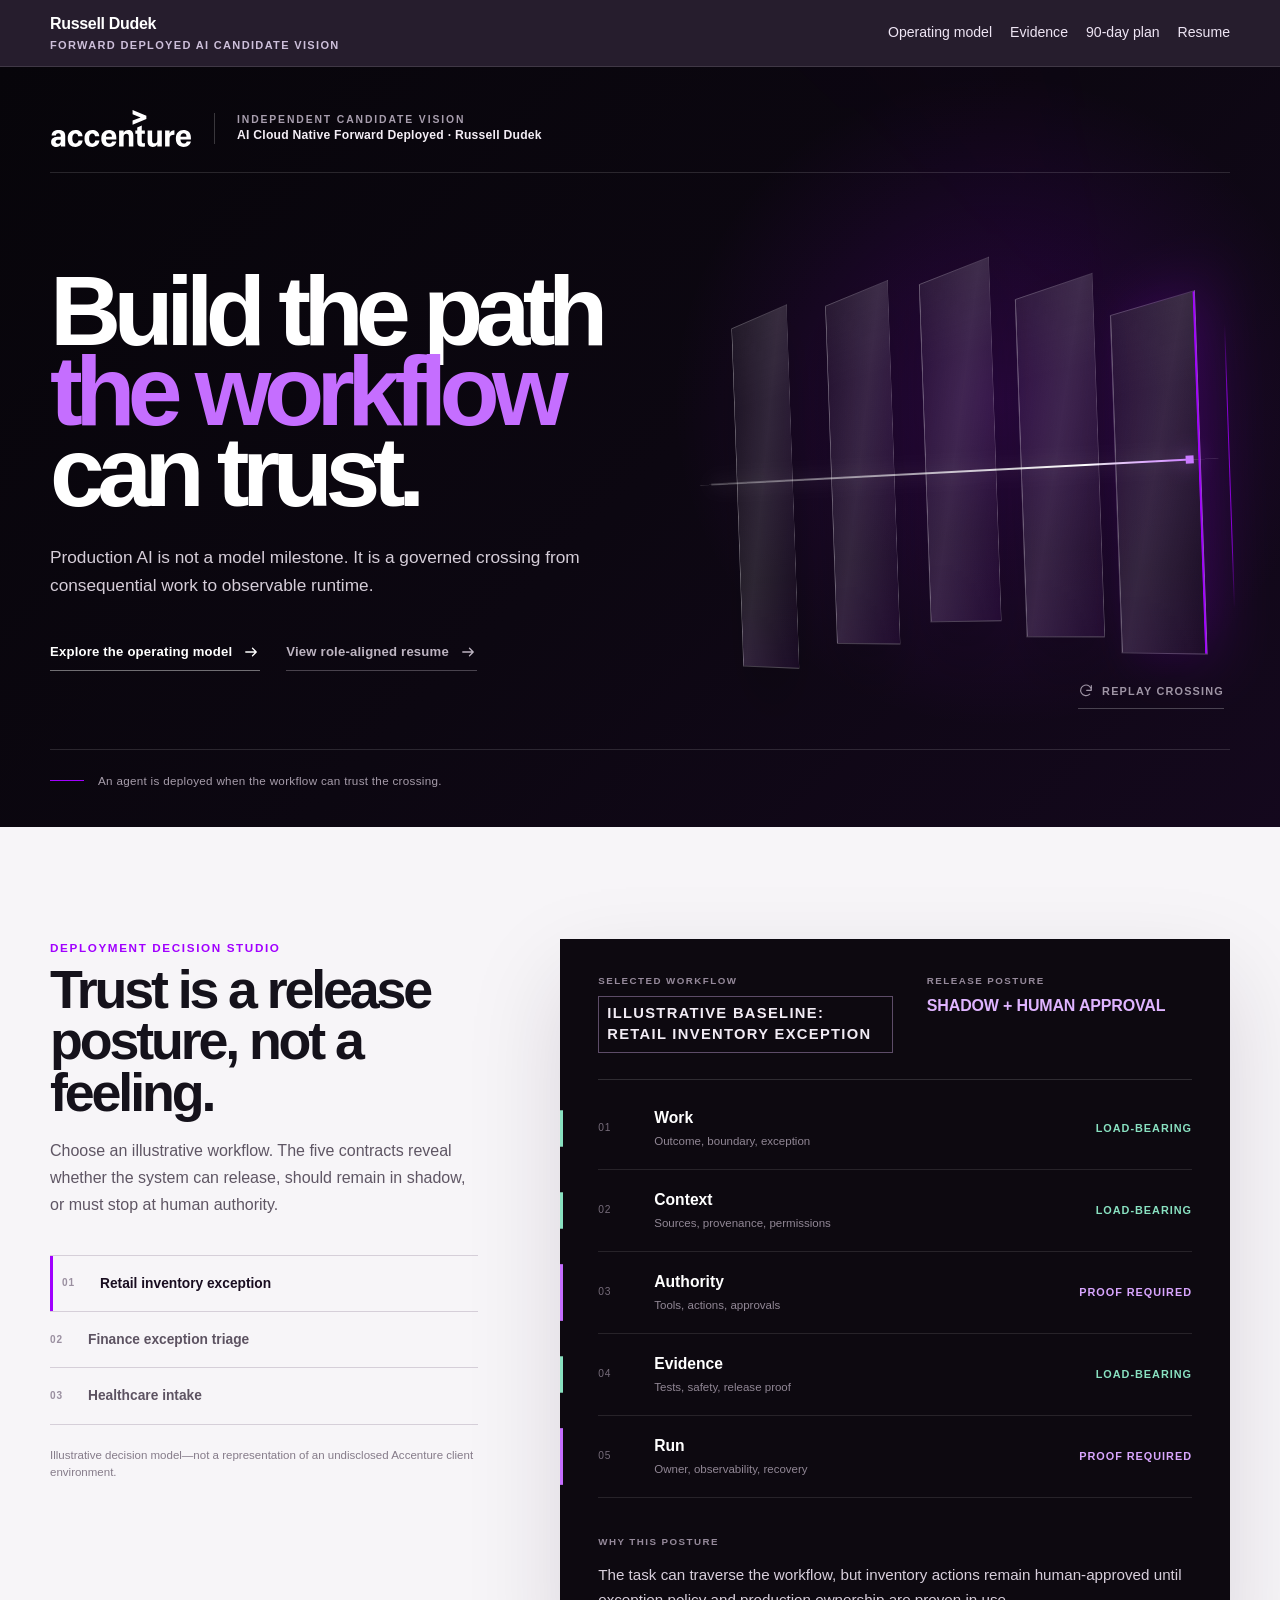
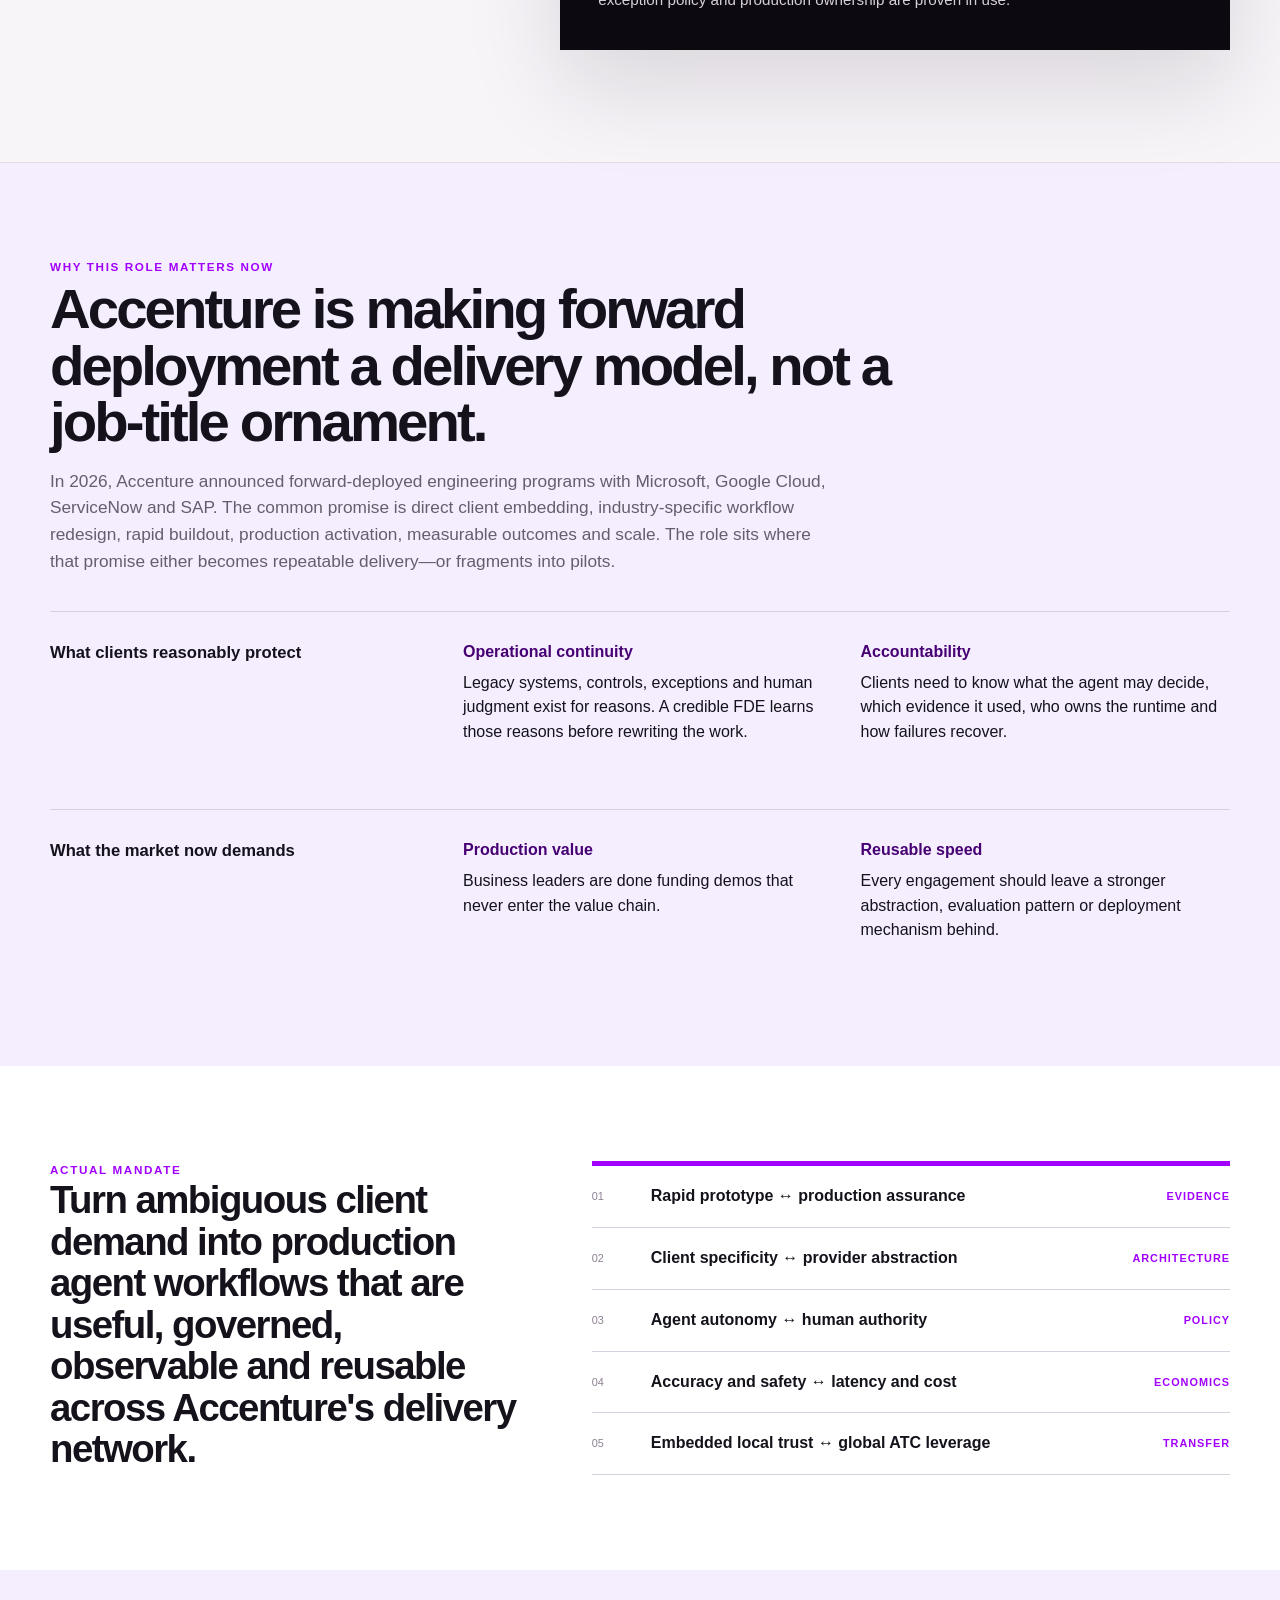
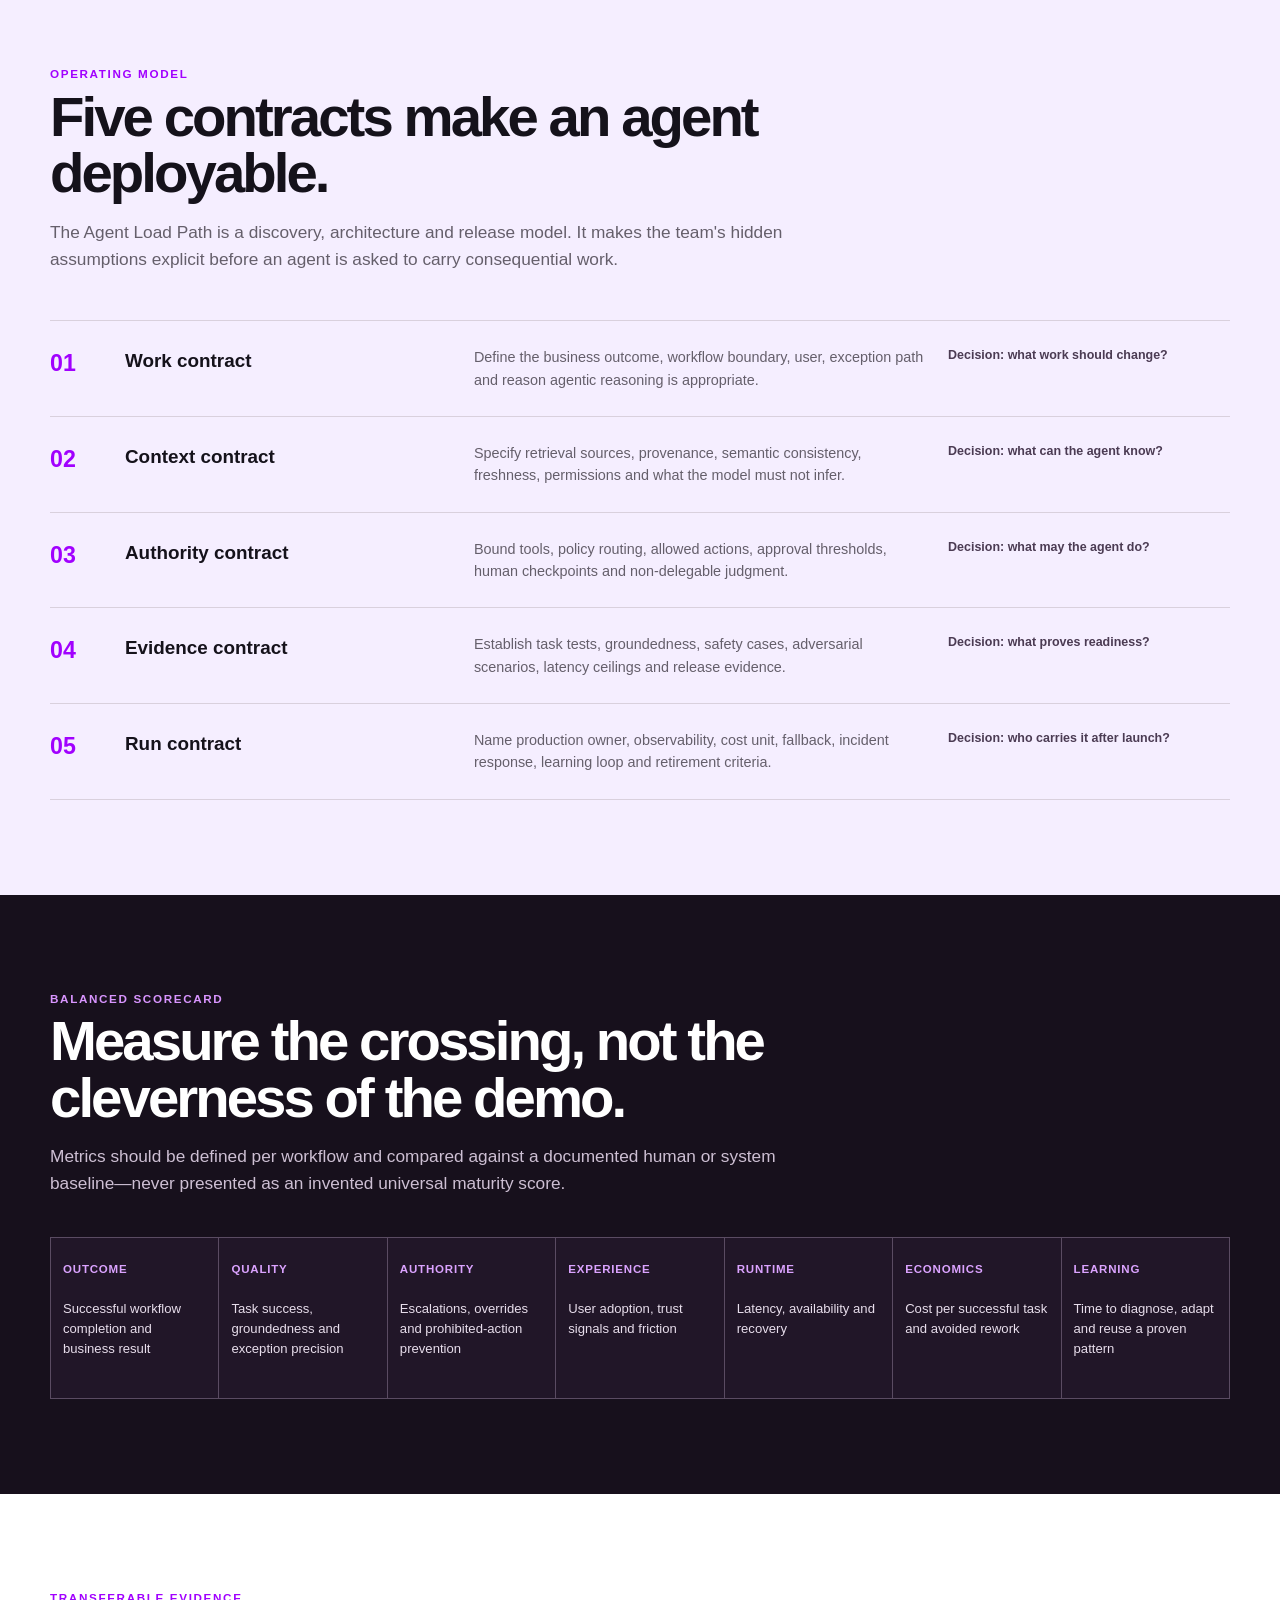
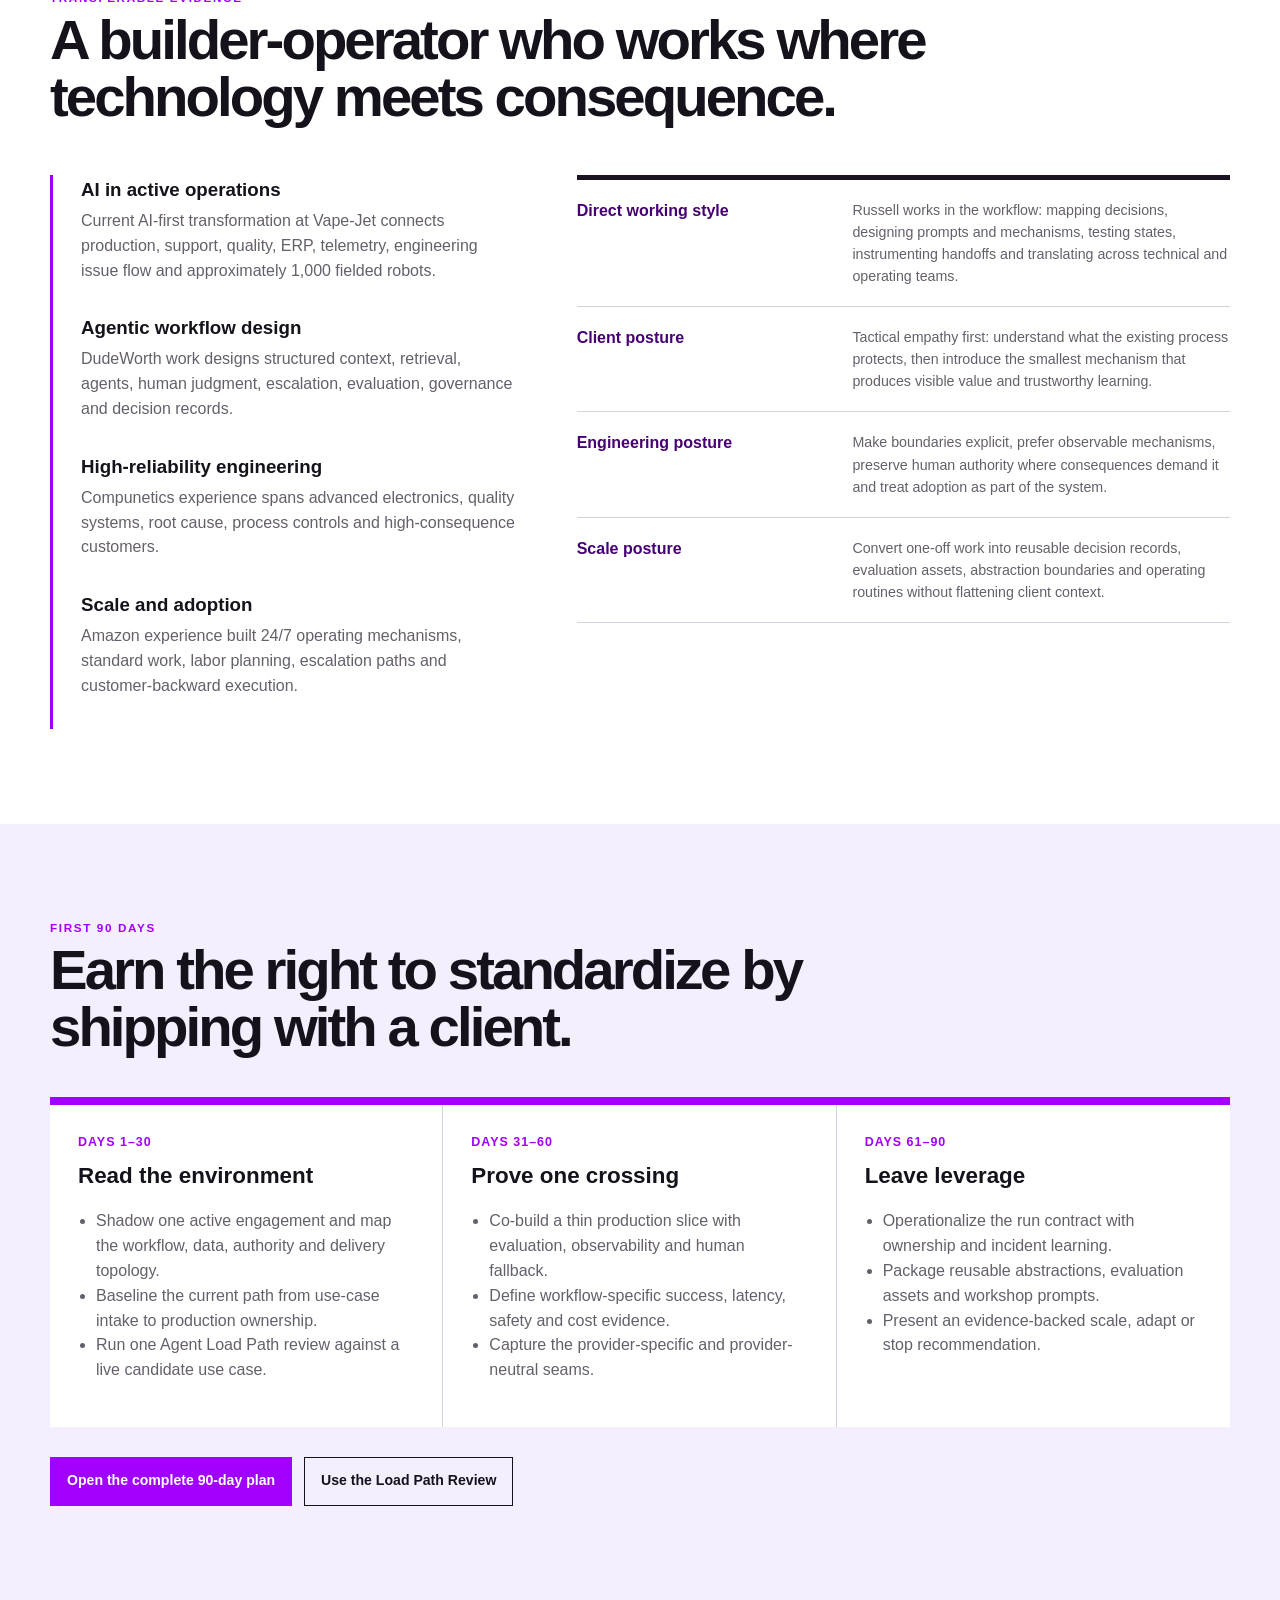
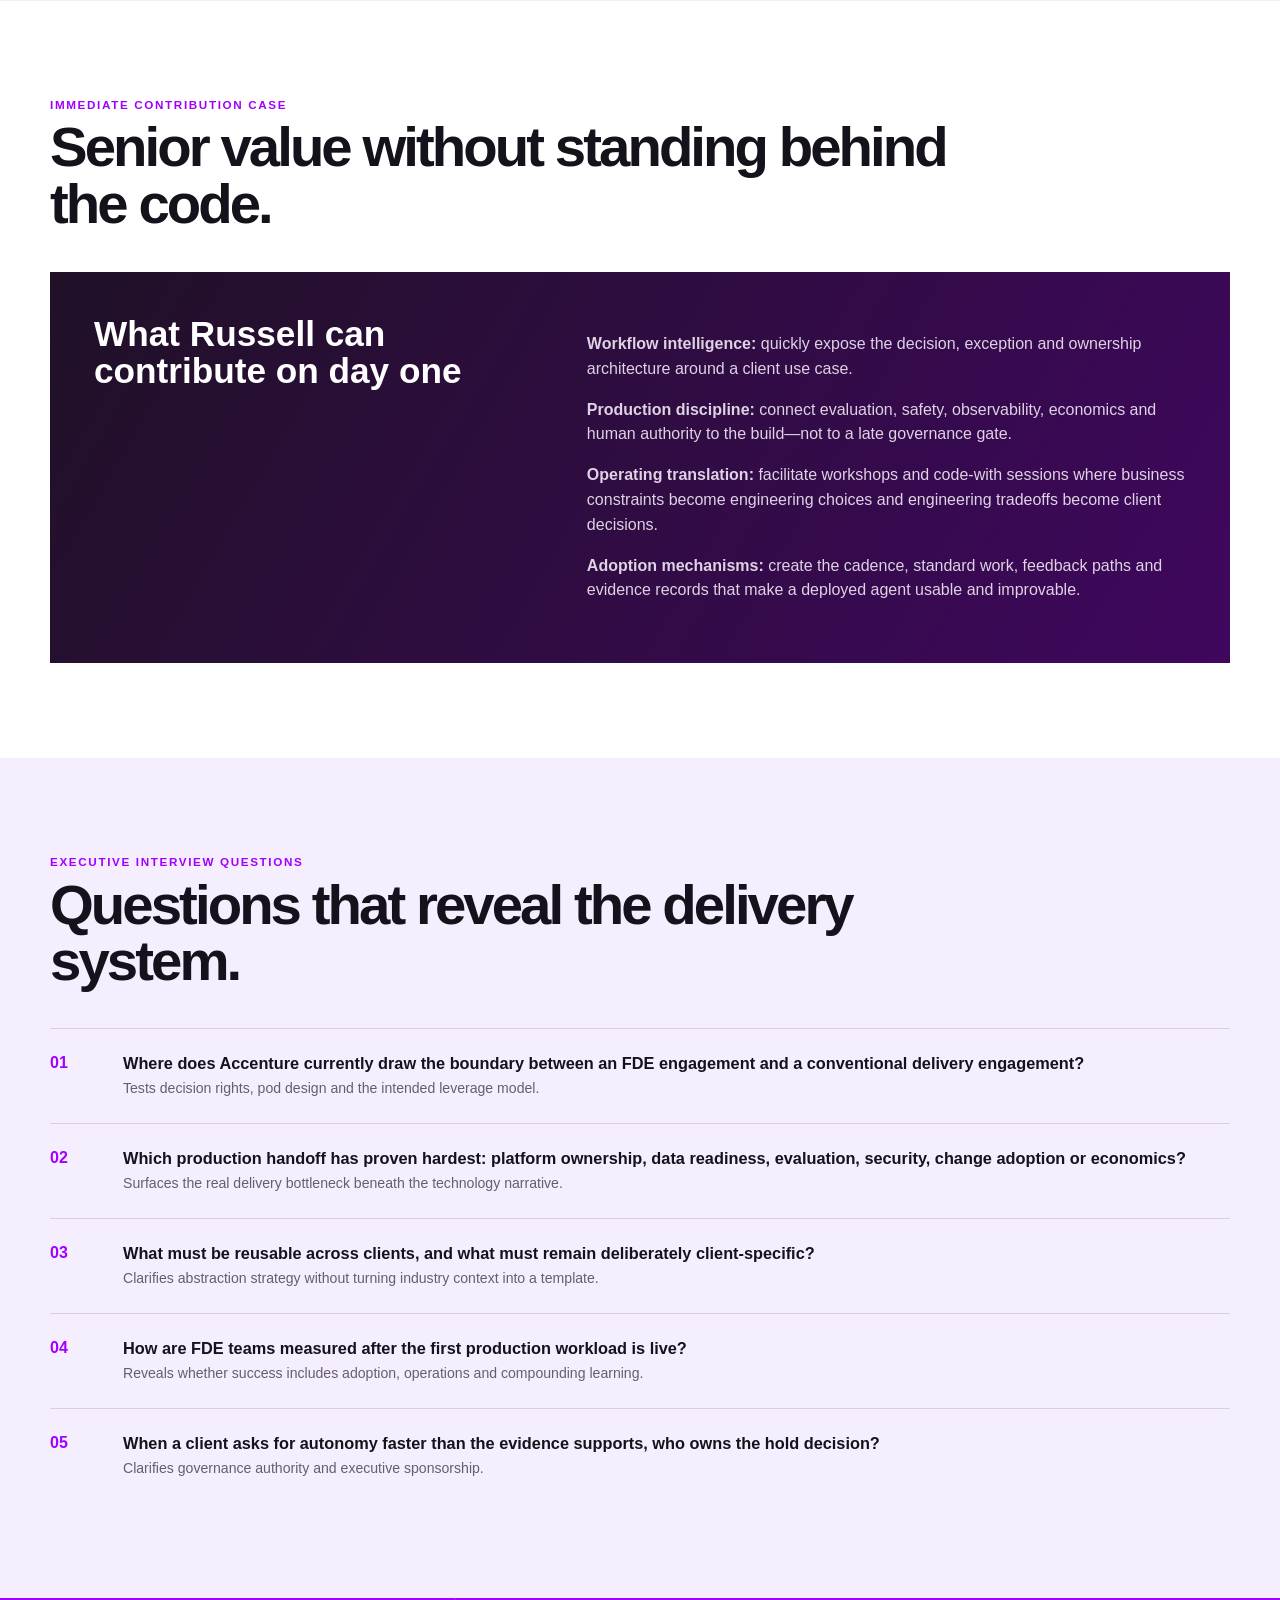
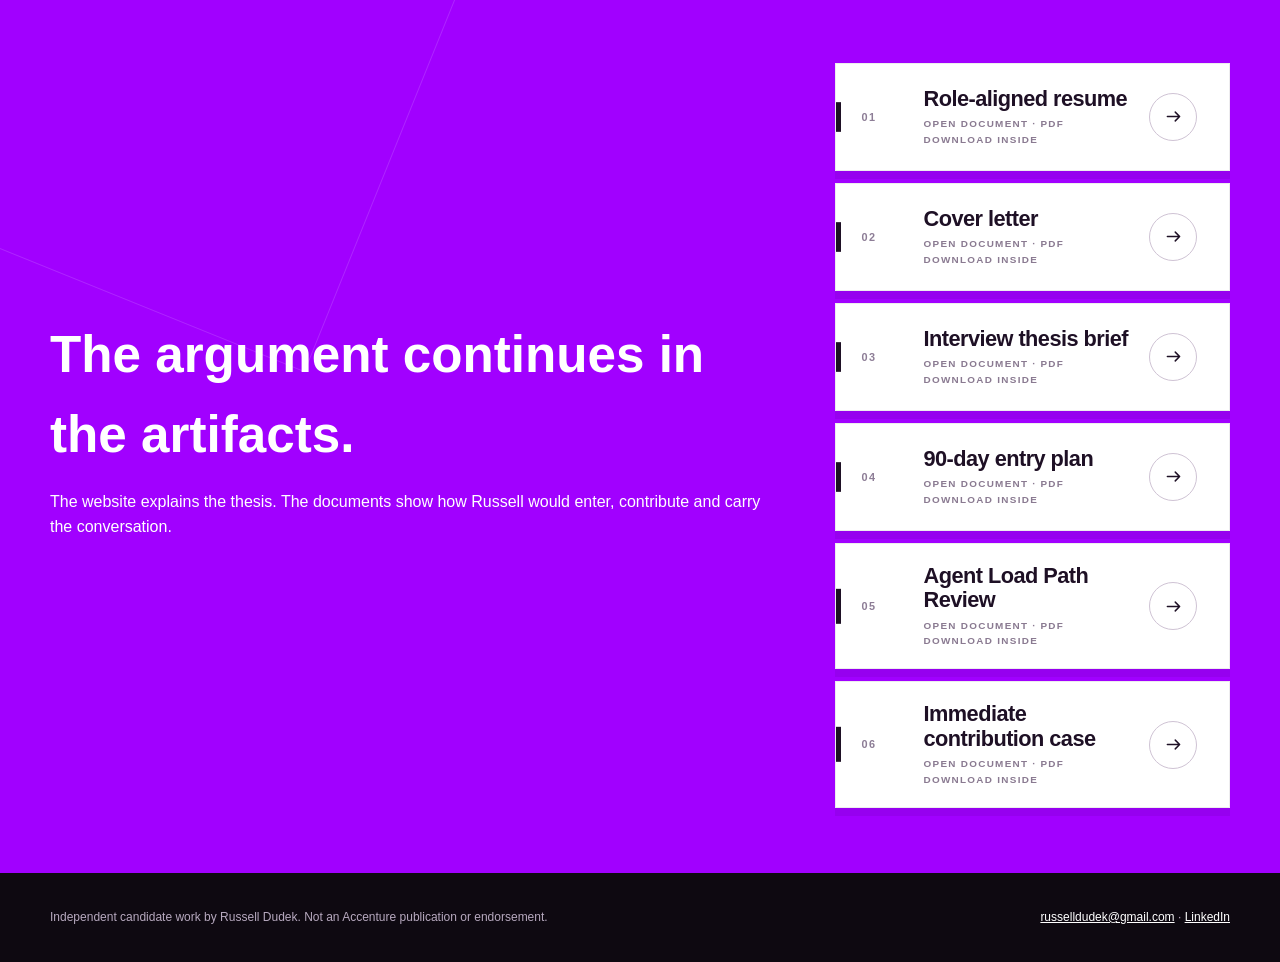
<file: index.html>
<!doctype html><html lang="en"><head><meta charset="utf-8"><meta name="viewport" content="width=device-width,initial-scale=1"><meta name="theme-color" content="#A100FF"><title>Russell Dudek | Accenture Forward Deployed AI Candidate Vision</title><meta name="description" content="An independent candidate vision for converting enterprise AI ambition into governed production workflows."><link rel="stylesheet" href="styles.css"><link rel="stylesheet" href="redesign.css"></head><body><header class="site-header"><div class="shell nav"><div class="candidate-id">Russell Dudek<small>Forward Deployed AI candidate vision</small></div><button class="menu-button" aria-expanded="false" aria-controls="nav-links">Menu</button><nav id="nav-links" class="nav-links"><a href="index.html#model">Operating model</a><a href="index.html#evidence">Evidence</a><a href="90-day-plan.html">90-day plan</a><a href="resume.html">Resume</a></nav></div></header>
<main><section class="hero hero-monolith">
  <div class="hero-atmosphere" aria-hidden="true"></div>
  <div class="shell hero-shell">
    <div class="hero-brandline">
      <img src="assets/brand/accenture-wordmark.svg" alt="Accenture wordmark">
      <div class="hero-brandcopy">
        <span>Independent candidate vision</span>
        <strong>AI Cloud Native Forward Deployed · Russell Dudek</strong>
      </div>
    </div>

    <div class="hero-composition">
      <div class="hero-copy">
        <h1>Build the path<br><span>the workflow</span><br>can trust.</h1>
        <p class="hero-lede">Production AI is not a model milestone. It is a governed crossing from consequential work to observable runtime.</p>
        <div class="hero-actions editorial-actions">
          <a class="editorial-link" href="#model">Explore the operating model
            <svg viewBox="0 0 24 24" aria-hidden="true"><path d="M5 12h13M14 7l5 5-5 5"/></svg>
          </a>
          <a class="editorial-link secondary-link" href="resume.html">View role-aligned resume
            <svg viewBox="0 0 24 24" aria-hidden="true"><path d="M5 12h13M14 7l5 5-5 5"/></svg>
          </a>
        </div>
      </div>

      <div class="hero-crossing is-running" role="img" aria-label="Five architectural planes align into a trustworthy path from client work to production runtime.">
        <div class="crossing-sculpture" aria-hidden="true">
          <div class="crossing-plane plane-one" style="--i:0"><span></span></div>
          <div class="crossing-plane plane-two" style="--i:1"><span></span></div>
          <div class="crossing-plane plane-three" style="--i:2"><span></span></div>
          <div class="crossing-plane plane-four" style="--i:3"><span></span></div>
          <div class="crossing-plane plane-five" style="--i:4"><span></span></div>
          <div class="crossing-axis"></div>
          <div class="crossing-signal"></div>
          <div class="crossing-destination"></div>
        </div>
        <button class="crossing-replay" type="button" data-crossing-replay aria-label="Replay the architectural crossing animation">
          <svg viewBox="0 0 24 24" aria-hidden="true"><path d="M20 11a8 8 0 1 0-2.34 5.66M20 4v7h-7"/></svg>
          <span>Replay crossing</span>
        </button>
      </div>
    </div>

    <div class="hero-footnote">An agent is deployed when the workflow can trust the crossing.</div>
  </div>
</section>

<section class="deployment-studio" aria-labelledby="studio-title">
  <div class="shell studio-shell">
    <div class="studio-intro">
      <div class="section-kicker">Deployment decision studio</div>
      <h2 id="studio-title">Trust is a release posture, not a feeling.</h2>
      <p>Choose an illustrative workflow. The five contracts reveal whether the system can release, should remain in shadow, or must stop at human authority.</p>
      <div class="scenario-controls" role="group" aria-label="Choose an illustrative workflow scenario">
        <button class="scenario-button" data-scenario="retail" aria-pressed="true"><span>01</span>Retail inventory exception</button>
        <button class="scenario-button" data-scenario="finance" aria-pressed="false"><span>02</span>Finance exception triage</button>
        <button class="scenario-button" data-scenario="health" aria-pressed="false"><span>03</span>Healthcare intake</button>
      </div>
      <p class="studio-disclaimer">Illustrative decision model—not a representation of an undisclosed Accenture client environment.</p>
    </div>

    <div class="studio-model" aria-live="polite">
      <div class="studio-model-head">
        <div>
          <span class="studio-label">Selected workflow</span>
          <strong class="baseline">Illustrative baseline: Retail inventory exception</strong>
        </div>
        <div class="posture-summary">
          <span class="studio-label">Release posture</span>
          <strong class="posture-value watch">SHADOW + HUMAN APPROVAL</strong>
        </div>
      </div>

      <div class="contract-states" aria-label="Five deployment contracts">
        <div class="contract-state" data-state="ready"><span class="contract-index">01</span><div><strong>Work</strong><small>Outcome, boundary, exception</small></div><span class="state-label">Load-bearing</span></div>
        <div class="contract-state" data-state="ready"><span class="contract-index">02</span><div><strong>Context</strong><small>Sources, provenance, permissions</small></div><span class="state-label">Load-bearing</span></div>
        <div class="contract-state" data-state="watch"><span class="contract-index">03</span><div><strong>Authority</strong><small>Tools, actions, approvals</small></div><span class="state-label">Proof required</span></div>
        <div class="contract-state" data-state="ready"><span class="contract-index">04</span><div><strong>Evidence</strong><small>Tests, safety, release proof</small></div><span class="state-label">Load-bearing</span></div>
        <div class="contract-state" data-state="watch"><span class="contract-index">05</span><div><strong>Run</strong><small>Owner, observability, recovery</small></div><span class="state-label">Proof required</span></div>
      </div>

      <div class="studio-verdict">
        <span class="studio-label">Why this posture</span>
        <p class="contract-readout">The task can traverse the workflow, but inventory actions remain human-approved until exception policy and production ownership are proven in use.</p>
      </div>
    </div>
  </div>
</section>
<section class="section tint"><div class="shell"><div class="section-kicker">Why this role matters now</div><h2>Accenture is making forward deployment a delivery model, not a job-title ornament.</h2><p class="section-intro">In 2026, Accenture announced forward-deployed engineering programs with Microsoft, Google Cloud, ServiceNow and SAP. The common promise is direct client embedding, industry-specific workflow redesign, rapid buildout, production activation, measurable outcomes and scale. The role sits where that promise either becomes repeatable delivery—or fragments into pilots.</p><div class="pressure-line"><div class="label">What clients reasonably protect</div><div class="detail"><div><strong>Operational continuity</strong>Legacy systems, controls, exceptions and human judgment exist for reasons. A credible FDE learns those reasons before rewriting the work.</div><div><strong>Accountability</strong>Clients need to know what the agent may decide, which evidence it used, who owns the runtime and how failures recover.</div></div></div><div class="pressure-line"><div class="label">What the market now demands</div><div class="detail"><div><strong>Production value</strong>Business leaders are done funding demos that never enter the value chain.</div><div><strong>Reusable speed</strong>Every engagement should leave a stronger abstraction, evaluation pattern or deployment mechanism behind.</div></div></div></div></section>
<section class="section"><div class="shell mandate"><div><div class="section-kicker">Actual mandate</div><div class="mandate-statement">Turn ambiguous client demand into production agent workflows that are useful, governed, observable and reusable across Accenture's delivery network.</div></div><div class="tension-stack"><div class="tension"><span class="n">01</span><span class="pair">Rapid prototype ↔ production assurance</span><span class="bridge-word">Evidence</span></div><div class="tension"><span class="n">02</span><span class="pair">Client specificity ↔ provider abstraction</span><span class="bridge-word">Architecture</span></div><div class="tension"><span class="n">03</span><span class="pair">Agent autonomy ↔ human authority</span><span class="bridge-word">Policy</span></div><div class="tension"><span class="n">04</span><span class="pair">Accuracy and safety ↔ latency and cost</span><span class="bridge-word">Economics</span></div><div class="tension"><span class="n">05</span><span class="pair">Embedded local trust ↔ global ATC leverage</span><span class="bridge-word">Transfer</span></div></div></div></section>
<section id="model" class="section tint"><div class="shell"><div class="section-kicker">Operating model</div><h2>Five contracts make an agent deployable.</h2><p class="section-intro">The Agent Load Path is a discovery, architecture and release model. It makes the team's hidden assumptions explicit before an agent is asked to carry consequential work.</p><div class="contracts"><div class="contract-row"><div class="num">01</div><h3>Work contract</h3><p>Define the business outcome, workflow boundary, user, exception path and reason agentic reasoning is appropriate.</p><div class="decision">Decision: what work should change?</div></div><div class="contract-row"><div class="num">02</div><h3>Context contract</h3><p>Specify retrieval sources, provenance, semantic consistency, freshness, permissions and what the model must not infer.</p><div class="decision">Decision: what can the agent know?</div></div><div class="contract-row"><div class="num">03</div><h3>Authority contract</h3><p>Bound tools, policy routing, allowed actions, approval thresholds, human checkpoints and non-delegable judgment.</p><div class="decision">Decision: what may the agent do?</div></div><div class="contract-row"><div class="num">04</div><h3>Evidence contract</h3><p>Establish task tests, groundedness, safety cases, adversarial scenarios, latency ceilings and release evidence.</p><div class="decision">Decision: what proves readiness?</div></div><div class="contract-row"><div class="num">05</div><h3>Run contract</h3><p>Name production owner, observability, cost unit, fallback, incident response, learning loop and retirement criteria.</p><div class="decision">Decision: who carries it after launch?</div></div></div></div></section>
<section class="section dark"><div class="shell"><div class="section-kicker">Balanced scorecard</div><h2>Measure the crossing, not the cleverness of the demo.</h2><p class="section-intro">Metrics should be defined per workflow and compared against a documented human or system baseline—never presented as an invented universal maturity score.</p><div class="scorecard"><div class="metric"><b>Outcome</b><span>Successful workflow completion and business result</span></div><div class="metric"><b>Quality</b><span>Task success, groundedness and exception precision</span></div><div class="metric"><b>Authority</b><span>Escalations, overrides and prohibited-action prevention</span></div><div class="metric"><b>Experience</b><span>User adoption, trust signals and friction</span></div><div class="metric"><b>Runtime</b><span>Latency, availability and recovery</span></div><div class="metric"><b>Economics</b><span>Cost per successful task and avoided rework</span></div><div class="metric"><b>Learning</b><span>Time to diagnose, adapt and reuse a proven pattern</span></div></div></div></section>
<section id="evidence" class="section"><div class="shell"><div class="section-kicker">Transferable evidence</div><h2>A builder-operator who works where technology meets consequence.</h2><div class="proof-map"><div class="proof-rail"><div class="proof-item"><h3>AI in active operations</h3><p>Current AI-first transformation at Vape-Jet connects production, support, quality, ERP, telemetry, engineering issue flow and approximately 1,000 fielded robots.</p></div><div class="proof-item"><h3>Agentic workflow design</h3><p>DudeWorth work designs structured context, retrieval, agents, human judgment, escalation, evaluation, governance and decision records.</p></div><div class="proof-item"><h3>High-reliability engineering</h3><p>Compunetics experience spans advanced electronics, quality systems, root cause, process controls and high-consequence customers.</p></div><div class="proof-item"><h3>Scale and adoption</h3><p>Amazon experience built 24/7 operating mechanisms, standard work, labor planning, escalation paths and customer-backward execution.</p></div></div><div class="evidence-table"><div class="evidence-row"><b>Direct working style</b><span>Russell works in the workflow: mapping decisions, designing prompts and mechanisms, testing states, instrumenting handoffs and translating across technical and operating teams.</span></div><div class="evidence-row"><b>Client posture</b><span>Tactical empathy first: understand what the existing process protects, then introduce the smallest mechanism that produces visible value and trustworthy learning.</span></div><div class="evidence-row"><b>Engineering posture</b><span>Make boundaries explicit, prefer observable mechanisms, preserve human authority where consequences demand it and treat adoption as part of the system.</span></div><div class="evidence-row"><b>Scale posture</b><span>Convert one-off work into reusable decision records, evaluation assets, abstraction boundaries and operating routines without flattening client context.</span></div></div></div></div></section>
<section class="section tint"><div class="shell"><div class="section-kicker">First 90 days</div><h2>Earn the right to standardize by shipping with a client.</h2><div class="timeline"><div class="phase"><div class="days">DAYS 1–30</div><h3>Read the environment</h3><ul><li>Shadow one active engagement and map the workflow, data, authority and delivery topology.</li><li>Baseline the current path from use-case intake to production ownership.</li><li>Run one Agent Load Path review against a live candidate use case.</li></ul></div><div class="phase"><div class="days">DAYS 31–60</div><h3>Prove one crossing</h3><ul><li>Co-build a thin production slice with evaluation, observability and human fallback.</li><li>Define workflow-specific success, latency, safety and cost evidence.</li><li>Capture the provider-specific and provider-neutral seams.</li></ul></div><div class="phase"><div class="days">DAYS 61–90</div><h3>Leave leverage</h3><ul><li>Operationalize the run contract with ownership and incident learning.</li><li>Package reusable abstractions, evaluation assets and workshop prompts.</li><li>Present an evidence-backed scale, adapt or stop recommendation.</li></ul></div></div><div class="hero-actions"><a class="button primary" href="90-day-plan.html">Open the complete 90-day plan</a><a class="button" href="agent-load-path-review.html">Use the Load Path Review</a></div></div></section>
<section class="section"><div class="shell"><div class="section-kicker">Immediate contribution case</div><h2>Senior value without standing behind the code.</h2><div class="affirmative-case"><h3>What Russell can contribute on day one</h3><div><p><b>Workflow intelligence:</b> quickly expose the decision, exception and ownership architecture around a client use case.</p><p><b>Production discipline:</b> connect evaluation, safety, observability, economics and human authority to the build—not to a late governance gate.</p><p><b>Operating translation:</b> facilitate workshops and code-with sessions where business constraints become engineering choices and engineering tradeoffs become client decisions.</p><p><b>Adoption mechanisms:</b> create the cadence, standard work, feedback paths and evidence records that make a deployed agent usable and improvable.</p></div></div></div></section>
<section class="section tint"><div class="shell"><div class="section-kicker">Executive interview questions</div><h2>Questions that reveal the delivery system.</h2><div class="question-list"><div class="question"><div><b>Where does Accenture currently draw the boundary between an FDE engagement and a conventional delivery engagement?</b><span>Tests decision rights, pod design and the intended leverage model.</span></div></div><div class="question"><div><b>Which production handoff has proven hardest: platform ownership, data readiness, evaluation, security, change adoption or economics?</b><span>Surfaces the real delivery bottleneck beneath the technology narrative.</span></div></div><div class="question"><div><b>What must be reusable across clients, and what must remain deliberately client-specific?</b><span>Clarifies abstraction strategy without turning industry context into a template.</span></div></div><div class="question"><div><b>How are FDE teams measured after the first production workload is live?</b><span>Reveals whether success includes adoption, operations and compounding learning.</span></div></div><div class="question"><div><b>When a client asks for autonomy faster than the evidence supports, who owns the hold decision?</b><span>Clarifies governance authority and executive sponsorship.</span></div></div></div></div></section>
<section class="cta-band"><div class="shell cta-grid"><div><h2>The argument continues in the artifacts.</h2><p>The website explains the thesis. The documents show how Russell would enter, contribute and carry the conversation.</p></div><div class="cta-links"><a href="resume.html">Role-aligned resume</a><a href="cover-letter.html">Cover letter</a><a href="interview-brief.html">Interview thesis brief</a><a href="90-day-plan.html">90-day entry plan</a><a href="agent-load-path-review.html">Agent Load Path Review</a><a href="contribution-case.html">Immediate contribution case</a></div></div></section></main><footer class="footer"><div class="shell footer-grid"><span>Independent candidate work by Russell Dudek. Not an Accenture publication or endorsement.</span><span><a href="mailto:russelldudek@gmail.com">russelldudek@gmail.com</a> · <a href="https://www.linkedin.com/in/russelldudek">LinkedIn</a></span></div></footer><script src="app.js"></script></body></html>
</file>
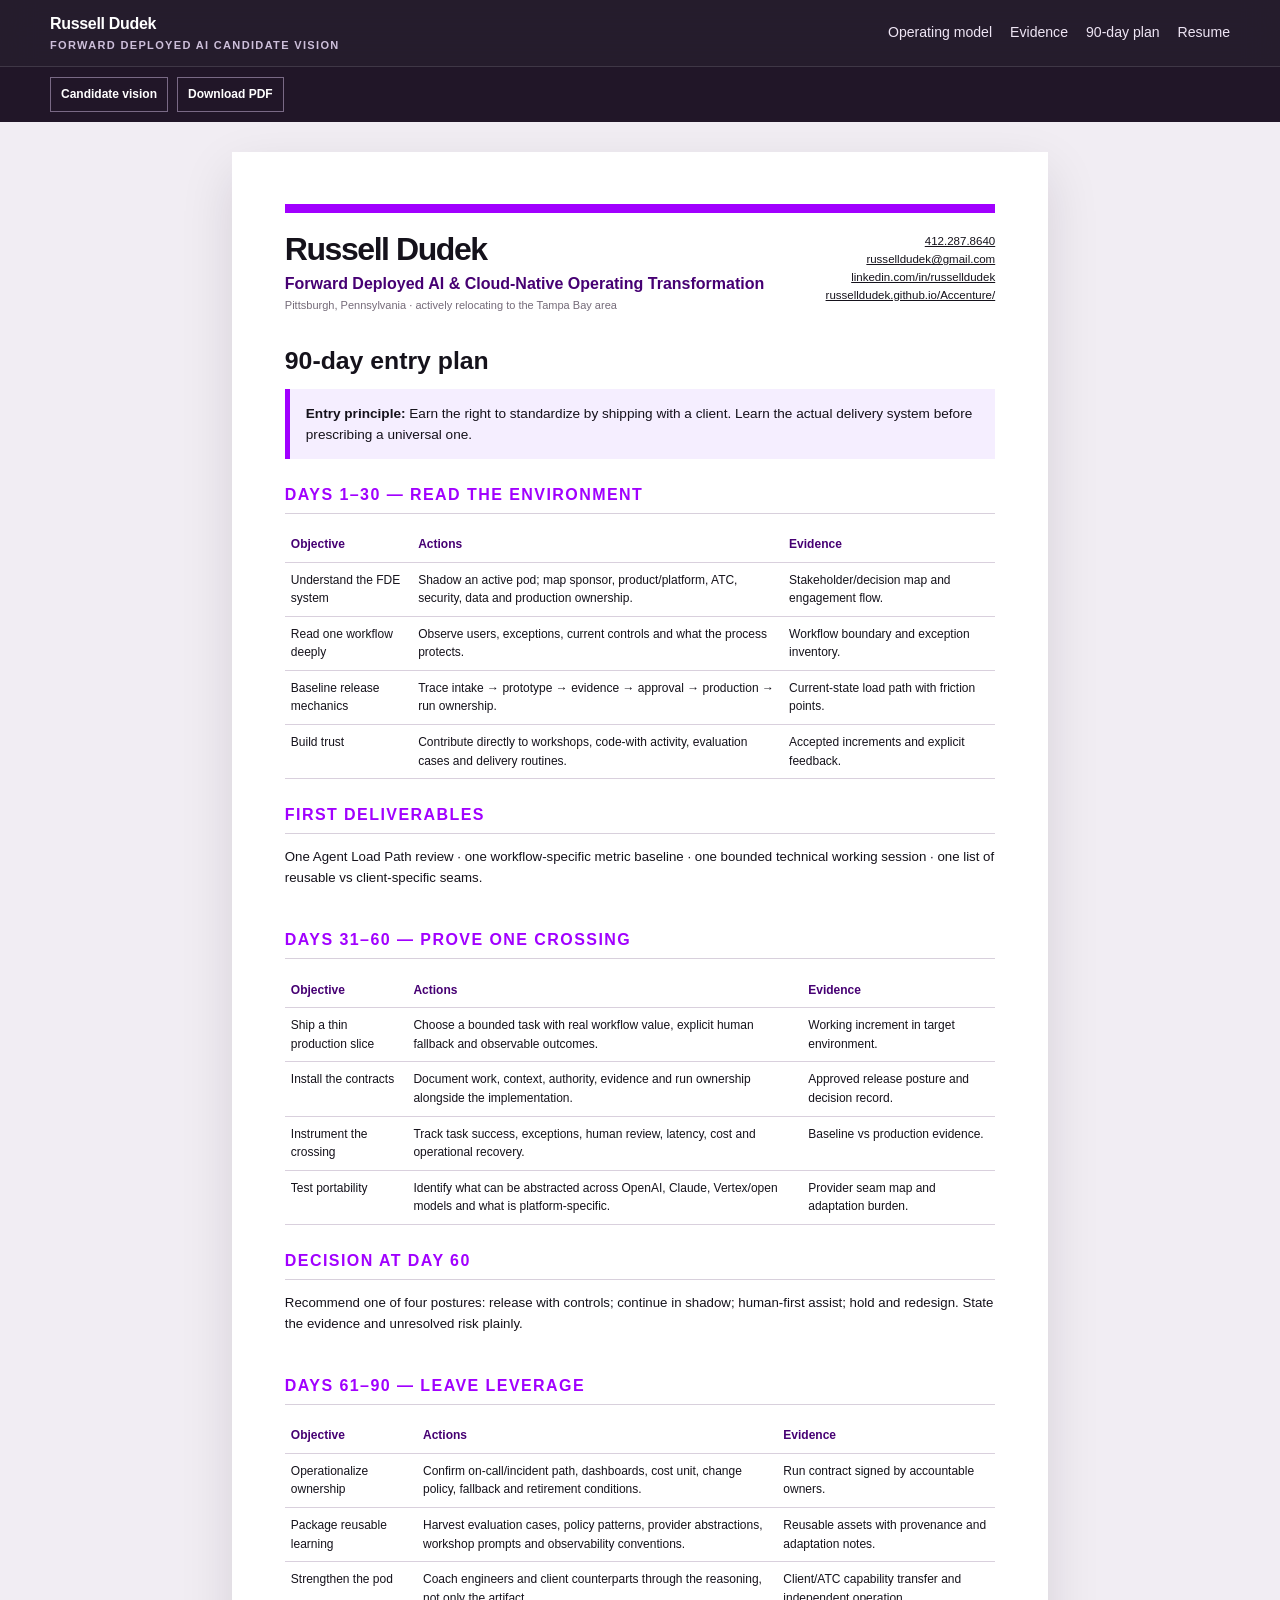
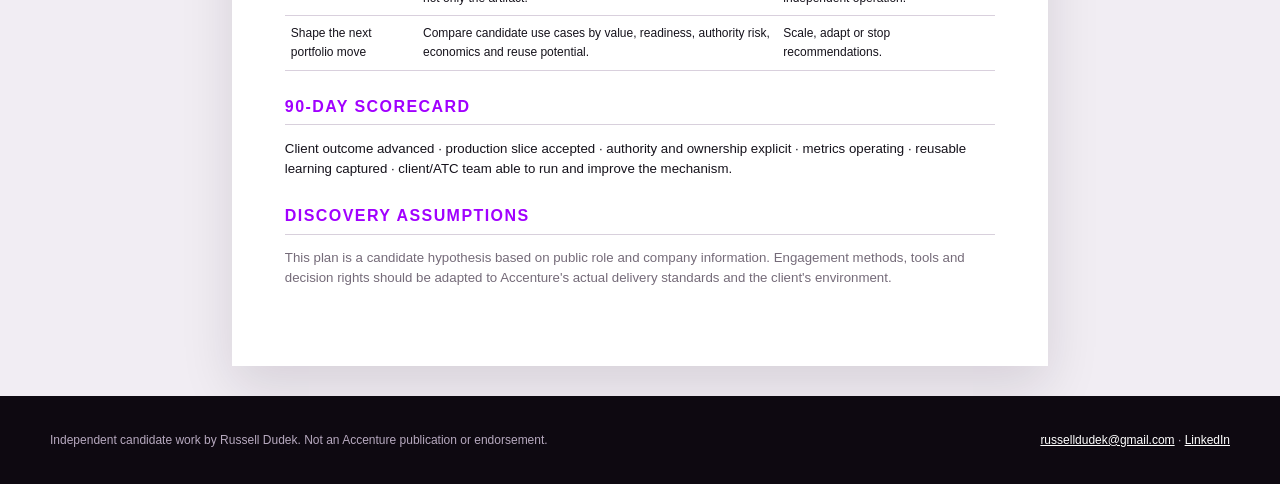
<file: 90-day-plan.html>
<!doctype html><html lang="en"><head><meta charset="utf-8"><meta name="viewport" content="width=device-width,initial-scale=1"><title>Russell Dudek | Accenture 90-Day Plan</title><link rel="stylesheet" href="styles.css"></head><body class="document-body"><header class="site-header"><div class="shell nav"><div class="candidate-id">Russell Dudek<small>Forward Deployed AI candidate vision</small></div><button class="menu-button" aria-expanded="false" aria-controls="nav-links">Menu</button><nav id="nav-links" class="nav-links"><a href="index.html#model">Operating model</a><a href="index.html#evidence">Evidence</a><a href="90-day-plan.html">90-day plan</a><a href="resume.html">Resume</a></nav></div></header><div class="doc-actions"><div class="shell"><a href="index.html">Candidate vision</a><a href="docs/Russell-Dudek-Accenture-90-Day-Plan.pdf" download="Russell-Dudek-Accenture-90-Day-Plan.pdf">Download PDF</a></div></div><main class="doc-sheet"><div class="doc-header"><div><h1>Russell Dudek</h1><div class="identity">Forward Deployed AI & Cloud-Native Operating Transformation</div><div class="source-note">Pittsburgh, Pennsylvania · actively relocating to the Tampa Bay area</div></div><div class="contact"><a href="tel:+14122878640">412.287.8640</a><a href="mailto:russelldudek@gmail.com">russelldudek@gmail.com</a><a href="https://www.linkedin.com/in/russelldudek">linkedin.com/in/russelldudek</a><a href="https://russelldudek.github.io/Accenture/">russelldudek.github.io/Accenture/</a></div></div><div class="doc-title">90-day entry plan</div><div class="doc-callout"><b>Entry principle:</b> Earn the right to standardize by shipping with a client. Learn the actual delivery system before prescribing a universal one.</div><div class="doc-section"><h2>Days 1–30 — Read the environment</h2><table class="doc-table"><tr><th>Objective</th><th>Actions</th><th>Evidence</th></tr><tr><td>Understand the FDE system</td><td>Shadow an active pod; map sponsor, product/platform, ATC, security, data and production ownership.</td><td>Stakeholder/decision map and engagement flow.</td></tr><tr><td>Read one workflow deeply</td><td>Observe users, exceptions, current controls and what the process protects.</td><td>Workflow boundary and exception inventory.</td></tr><tr><td>Baseline release mechanics</td><td>Trace intake → prototype → evidence → approval → production → run ownership.</td><td>Current-state load path with friction points.</td></tr><tr><td>Build trust</td><td>Contribute directly to workshops, code-with activity, evaluation cases and delivery routines.</td><td>Accepted increments and explicit feedback.</td></tr></table></div><div class="doc-section"><h2>First deliverables</h2><p>One Agent Load Path review · one workflow-specific metric baseline · one bounded technical working session · one list of reusable vs client-specific seams.</p></div><div class="page-break"></div><div class="doc-section"><h2>Days 31–60 — Prove one crossing</h2><table class="doc-table"><tr><th>Objective</th><th>Actions</th><th>Evidence</th></tr><tr><td>Ship a thin production slice</td><td>Choose a bounded task with real workflow value, explicit human fallback and observable outcomes.</td><td>Working increment in target environment.</td></tr><tr><td>Install the contracts</td><td>Document work, context, authority, evidence and run ownership alongside the implementation.</td><td>Approved release posture and decision record.</td></tr><tr><td>Instrument the crossing</td><td>Track task success, exceptions, human review, latency, cost and operational recovery.</td><td>Baseline vs production evidence.</td></tr><tr><td>Test portability</td><td>Identify what can be abstracted across OpenAI, Claude, Vertex/open models and what is platform-specific.</td><td>Provider seam map and adaptation burden.</td></tr></table></div><div class="doc-section"><h2>Decision at day 60</h2><p>Recommend one of four postures: release with controls; continue in shadow; human-first assist; hold and redesign. State the evidence and unresolved risk plainly.</p></div><div class="page-break"></div><div class="doc-section"><h2>Days 61–90 — Leave leverage</h2><table class="doc-table"><tr><th>Objective</th><th>Actions</th><th>Evidence</th></tr><tr><td>Operationalize ownership</td><td>Confirm on-call/incident path, dashboards, cost unit, change policy, fallback and retirement conditions.</td><td>Run contract signed by accountable owners.</td></tr><tr><td>Package reusable learning</td><td>Harvest evaluation cases, policy patterns, provider abstractions, workshop prompts and observability conventions.</td><td>Reusable assets with provenance and adaptation notes.</td></tr><tr><td>Strengthen the pod</td><td>Coach engineers and client counterparts through the reasoning, not only the artifact.</td><td>Client/ATC capability transfer and independent operation.</td></tr><tr><td>Shape the next portfolio move</td><td>Compare candidate use cases by value, readiness, authority risk, economics and reuse potential.</td><td>Scale, adapt or stop recommendations.</td></tr></table></div><div class="doc-section"><h2>90-day scorecard</h2><p>Client outcome advanced · production slice accepted · authority and ownership explicit · metrics operating · reusable learning captured · client/ATC team able to run and improve the mechanism.</p></div><div class="doc-section"><h2>Discovery assumptions</h2><p class="source-note">This plan is a candidate hypothesis based on public role and company information. Engagement methods, tools and decision rights should be adapted to Accenture's actual delivery standards and the client's environment.</p></div></main><footer class="footer"><div class="shell footer-grid"><span>Independent candidate work by Russell Dudek. Not an Accenture publication or endorsement.</span><span><a href="mailto:russelldudek@gmail.com">russelldudek@gmail.com</a> · <a href="https://www.linkedin.com/in/russelldudek">LinkedIn</a></span></div></footer><script src="app.js"></script></body></html>
</file>
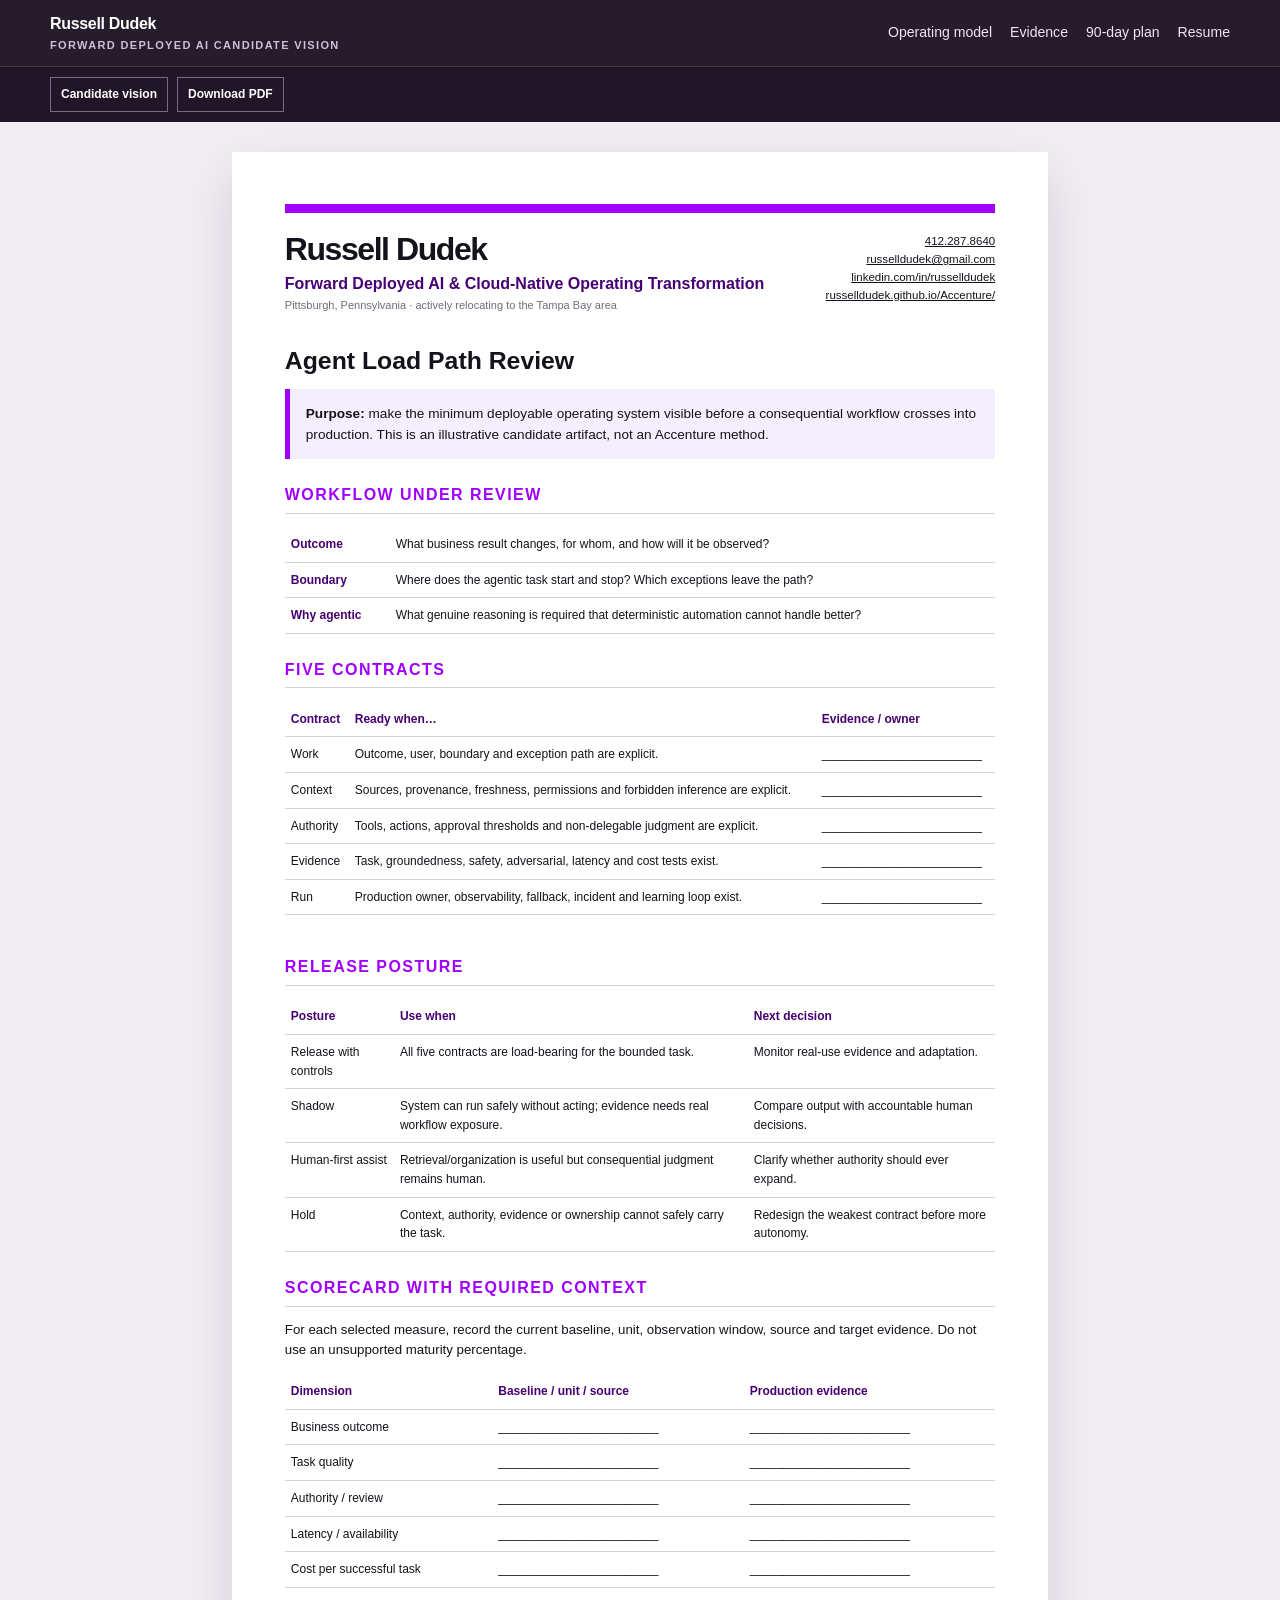
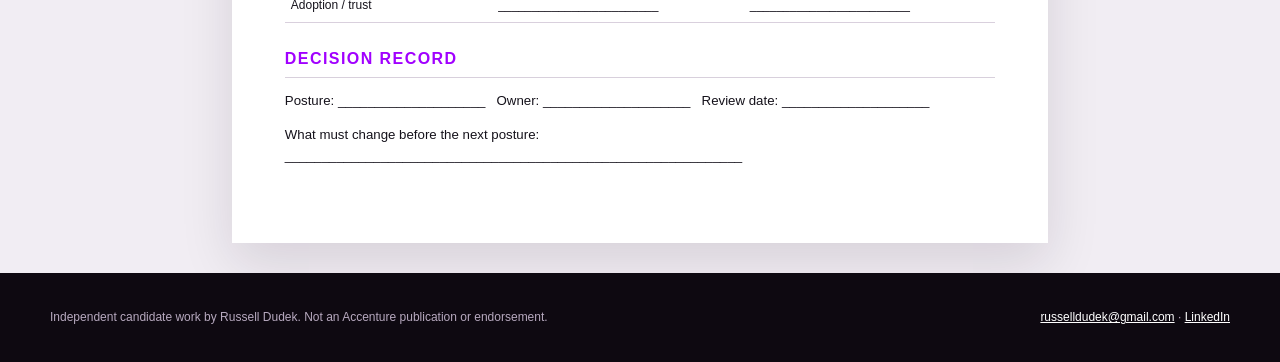
<file: agent-load-path-review.html>
<!doctype html><html lang="en"><head><meta charset="utf-8"><meta name="viewport" content="width=device-width,initial-scale=1"><title>Russell Dudek | Agent Load Path Review</title><link rel="stylesheet" href="styles.css"></head><body class="document-body"><header class="site-header"><div class="shell nav"><div class="candidate-id">Russell Dudek<small>Forward Deployed AI candidate vision</small></div><button class="menu-button" aria-expanded="false" aria-controls="nav-links">Menu</button><nav id="nav-links" class="nav-links"><a href="index.html#model">Operating model</a><a href="index.html#evidence">Evidence</a><a href="90-day-plan.html">90-day plan</a><a href="resume.html">Resume</a></nav></div></header><div class="doc-actions"><div class="shell"><a href="index.html">Candidate vision</a><a href="docs/Russell-Dudek-Agent-Load-Path-Review.pdf" download="Russell-Dudek-Agent-Load-Path-Review.pdf">Download PDF</a></div></div><main class="doc-sheet"><div class="doc-header"><div><h1>Russell Dudek</h1><div class="identity">Forward Deployed AI & Cloud-Native Operating Transformation</div><div class="source-note">Pittsburgh, Pennsylvania · actively relocating to the Tampa Bay area</div></div><div class="contact"><a href="tel:+14122878640">412.287.8640</a><a href="mailto:russelldudek@gmail.com">russelldudek@gmail.com</a><a href="https://www.linkedin.com/in/russelldudek">linkedin.com/in/russelldudek</a><a href="https://russelldudek.github.io/Accenture/">russelldudek.github.io/Accenture/</a></div></div><div class="doc-title">Agent Load Path Review</div><div class="doc-callout"><b>Purpose:</b> make the minimum deployable operating system visible before a consequential workflow crosses into production. This is an illustrative candidate artifact, not an Accenture method.</div><div class="doc-section"><h2>Workflow under review</h2><table class="doc-table"><tr><th>Outcome</th><td>What business result changes, for whom, and how will it be observed?</td></tr><tr><th>Boundary</th><td>Where does the agentic task start and stop? Which exceptions leave the path?</td></tr><tr><th>Why agentic</th><td>What genuine reasoning is required that deterministic automation cannot handle better?</td></tr></table></div><div class="doc-section"><h2>Five contracts</h2><table class="doc-table"><tr><th>Contract</th><th>Ready when…</th><th>Evidence / owner</th></tr><tr><td>Work</td><td>Outcome, user, boundary and exception path are explicit.</td><td>________________________</td></tr><tr><td>Context</td><td>Sources, provenance, freshness, permissions and forbidden inference are explicit.</td><td>________________________</td></tr><tr><td>Authority</td><td>Tools, actions, approval thresholds and non-delegable judgment are explicit.</td><td>________________________</td></tr><tr><td>Evidence</td><td>Task, groundedness, safety, adversarial, latency and cost tests exist.</td><td>________________________</td></tr><tr><td>Run</td><td>Production owner, observability, fallback, incident and learning loop exist.</td><td>________________________</td></tr></table></div><div class="page-break"></div><div class="doc-section"><h2>Release posture</h2><table class="doc-table"><tr><th>Posture</th><th>Use when</th><th>Next decision</th></tr><tr><td>Release with controls</td><td>All five contracts are load-bearing for the bounded task.</td><td>Monitor real-use evidence and adaptation.</td></tr><tr><td>Shadow</td><td>System can run safely without acting; evidence needs real workflow exposure.</td><td>Compare output with accountable human decisions.</td></tr><tr><td>Human-first assist</td><td>Retrieval/organization is useful but consequential judgment remains human.</td><td>Clarify whether authority should ever expand.</td></tr><tr><td>Hold</td><td>Context, authority, evidence or ownership cannot safely carry the task.</td><td>Redesign the weakest contract before more autonomy.</td></tr></table></div><div class="doc-section"><h2>Scorecard with required context</h2><p>For each selected measure, record the current baseline, unit, observation window, source and target evidence. Do not use an unsupported maturity percentage.</p><table class="doc-table"><tr><th>Dimension</th><th>Baseline / unit / source</th><th>Production evidence</th></tr><tr><td>Business outcome</td><td>________________________</td><td>________________________</td></tr><tr><td>Task quality</td><td>________________________</td><td>________________________</td></tr><tr><td>Authority / review</td><td>________________________</td><td>________________________</td></tr><tr><td>Latency / availability</td><td>________________________</td><td>________________________</td></tr><tr><td>Cost per successful task</td><td>________________________</td><td>________________________</td></tr><tr><td>Adoption / trust</td><td>________________________</td><td>________________________</td></tr></table></div><div class="doc-section"><h2>Decision record</h2><p>Posture: ____________________ &nbsp; Owner: ____________________ &nbsp; Review date: ____________________</p><p>What must change before the next posture: ______________________________________________________________</p></div></main><footer class="footer"><div class="shell footer-grid"><span>Independent candidate work by Russell Dudek. Not an Accenture publication or endorsement.</span><span><a href="mailto:russelldudek@gmail.com">russelldudek@gmail.com</a> · <a href="https://www.linkedin.com/in/russelldudek">LinkedIn</a></span></div></footer><script src="app.js"></script></body></html>
</file>
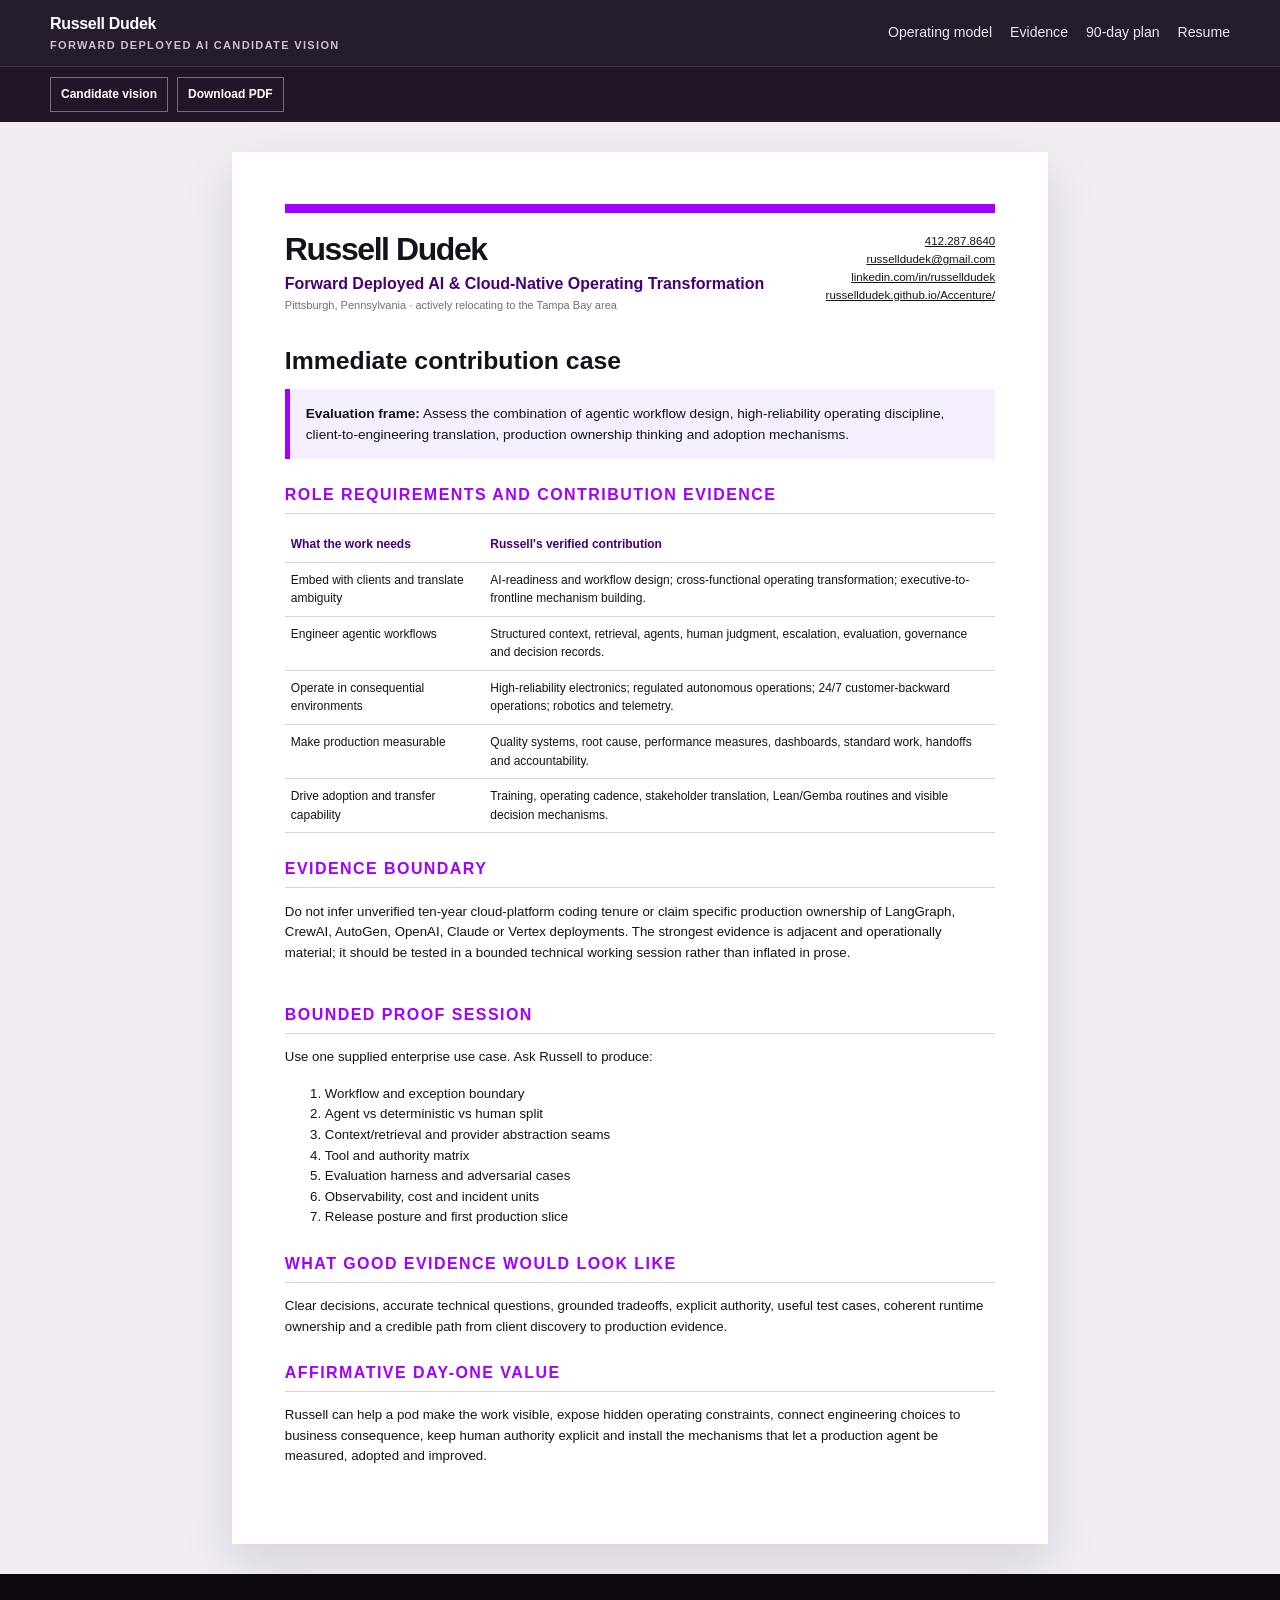
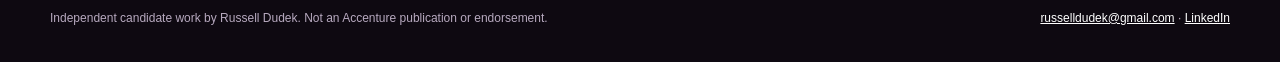
<file: contribution-case.html>
<!doctype html><html lang="en"><head><meta charset="utf-8"><meta name="viewport" content="width=device-width,initial-scale=1"><title>Russell Dudek | Accenture Contribution Case</title><link rel="stylesheet" href="styles.css"></head><body class="document-body"><header class="site-header"><div class="shell nav"><div class="candidate-id">Russell Dudek<small>Forward Deployed AI candidate vision</small></div><button class="menu-button" aria-expanded="false" aria-controls="nav-links">Menu</button><nav id="nav-links" class="nav-links"><a href="index.html#model">Operating model</a><a href="index.html#evidence">Evidence</a><a href="90-day-plan.html">90-day plan</a><a href="resume.html">Resume</a></nav></div></header><div class="doc-actions"><div class="shell"><a href="index.html">Candidate vision</a><a href="docs/Russell-Dudek-Accenture-Contribution-Case.pdf" download="Russell-Dudek-Accenture-Contribution-Case.pdf">Download PDF</a></div></div><main class="doc-sheet"><div class="doc-header"><div><h1>Russell Dudek</h1><div class="identity">Forward Deployed AI & Cloud-Native Operating Transformation</div><div class="source-note">Pittsburgh, Pennsylvania · actively relocating to the Tampa Bay area</div></div><div class="contact"><a href="tel:+14122878640">412.287.8640</a><a href="mailto:russelldudek@gmail.com">russelldudek@gmail.com</a><a href="https://www.linkedin.com/in/russelldudek">linkedin.com/in/russelldudek</a><a href="https://russelldudek.github.io/Accenture/">russelldudek.github.io/Accenture/</a></div></div><div class="doc-title">Immediate contribution case</div><div class="doc-callout"><b>Evaluation frame:</b> Assess the combination of agentic workflow design, high-reliability operating discipline, client-to-engineering translation, production ownership thinking and adoption mechanisms.</div><div class="doc-section"><h2>Role requirements and contribution evidence</h2><table class="doc-table"><tr><th>What the work needs</th><th>Russell's verified contribution</th></tr><tr><td>Embed with clients and translate ambiguity</td><td>AI-readiness and workflow design; cross-functional operating transformation; executive-to-frontline mechanism building.</td></tr><tr><td>Engineer agentic workflows</td><td>Structured context, retrieval, agents, human judgment, escalation, evaluation, governance and decision records.</td></tr><tr><td>Operate in consequential environments</td><td>High-reliability electronics; regulated autonomous operations; 24/7 customer-backward operations; robotics and telemetry.</td></tr><tr><td>Make production measurable</td><td>Quality systems, root cause, performance measures, dashboards, standard work, handoffs and accountability.</td></tr><tr><td>Drive adoption and transfer capability</td><td>Training, operating cadence, stakeholder translation, Lean/Gemba routines and visible decision mechanisms.</td></tr></table></div><div class="doc-section"><h2>Evidence boundary</h2><p>Do not infer unverified ten-year cloud-platform coding tenure or claim specific production ownership of LangGraph, CrewAI, AutoGen, OpenAI, Claude or Vertex deployments. The strongest evidence is adjacent and operationally material; it should be tested in a bounded technical working session rather than inflated in prose.</p></div><div class="page-break"></div><div class="doc-section"><h2>Bounded proof session</h2><p>Use one supplied enterprise use case. Ask Russell to produce:</p><ol><li>Workflow and exception boundary</li><li>Agent vs deterministic vs human split</li><li>Context/retrieval and provider abstraction seams</li><li>Tool and authority matrix</li><li>Evaluation harness and adversarial cases</li><li>Observability, cost and incident units</li><li>Release posture and first production slice</li></ol></div><div class="doc-section"><h2>What good evidence would look like</h2><p>Clear decisions, accurate technical questions, grounded tradeoffs, explicit authority, useful test cases, coherent runtime ownership and a credible path from client discovery to production evidence.</p></div><div class="doc-section"><h2>Affirmative day-one value</h2><p>Russell can help a pod make the work visible, expose hidden operating constraints, connect engineering choices to business consequence, keep human authority explicit and install the mechanisms that let a production agent be measured, adopted and improved.</p></div></main><footer class="footer"><div class="shell footer-grid"><span>Independent candidate work by Russell Dudek. Not an Accenture publication or endorsement.</span><span><a href="mailto:russelldudek@gmail.com">russelldudek@gmail.com</a> · <a href="https://www.linkedin.com/in/russelldudek">LinkedIn</a></span></div></footer><script src="app.js"></script></body></html>
</file>
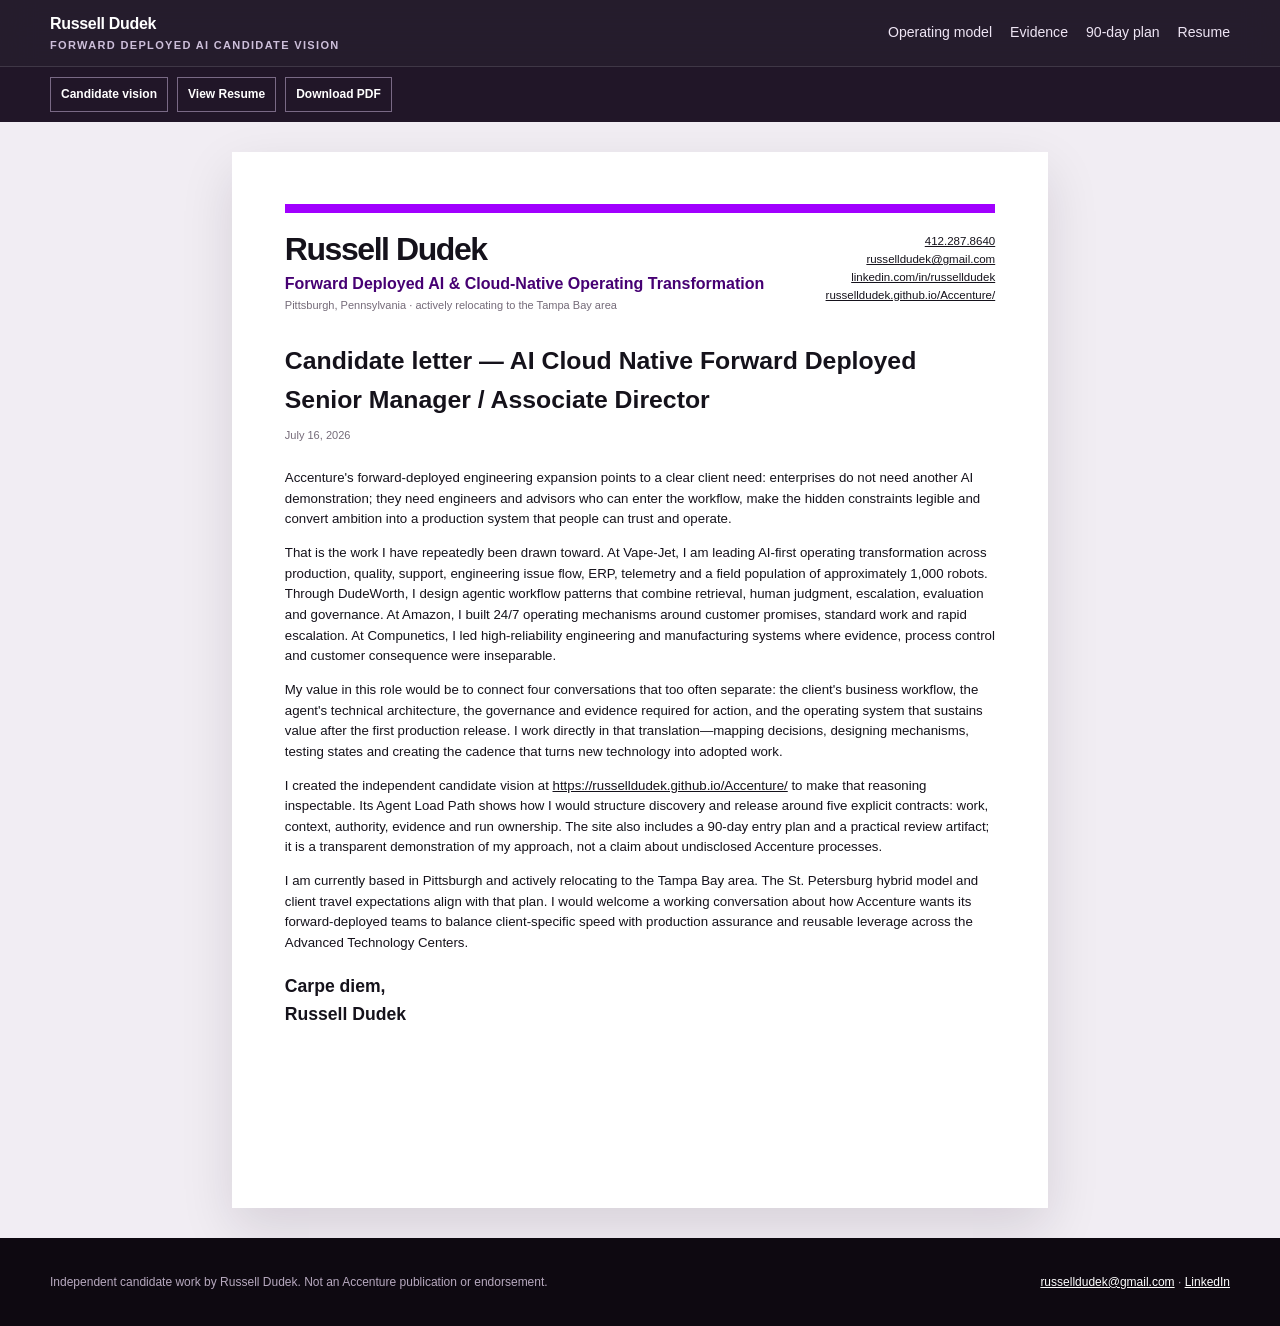
<file: cover-letter.html>
<!doctype html><html lang="en"><head><meta charset="utf-8"><meta name="viewport" content="width=device-width,initial-scale=1"><title>Russell Dudek | Accenture Cover Letter</title><link rel="stylesheet" href="styles.css"></head><body class="document-body"><header class="site-header"><div class="shell nav"><div class="candidate-id">Russell Dudek<small>Forward Deployed AI candidate vision</small></div><button class="menu-button" aria-expanded="false" aria-controls="nav-links">Menu</button><nav id="nav-links" class="nav-links"><a href="index.html#model">Operating model</a><a href="index.html#evidence">Evidence</a><a href="90-day-plan.html">90-day plan</a><a href="resume.html">Resume</a></nav></div></header><div class="doc-actions"><div class="shell"><a href="index.html">Candidate vision</a><a href="resume.html">View Resume</a><a href="docs/Russell-Dudek-Accenture-Cover-Letter.pdf" download="Russell-Dudek-Accenture-Cover-Letter.pdf">Download PDF</a></div></div><main class="doc-sheet"><div class="doc-header"><div><h1>Russell Dudek</h1><div class="identity">Forward Deployed AI & Cloud-Native Operating Transformation</div><div class="source-note">Pittsburgh, Pennsylvania · actively relocating to the Tampa Bay area</div></div><div class="contact"><a href="tel:+14122878640">412.287.8640</a><a href="mailto:russelldudek@gmail.com">russelldudek@gmail.com</a><a href="https://www.linkedin.com/in/russelldudek">linkedin.com/in/russelldudek</a><a href="https://russelldudek.github.io/Accenture/">russelldudek.github.io/Accenture/</a></div></div><div class="doc-title">Candidate letter — AI Cloud Native Forward Deployed Senior Manager / Associate Director</div><div class="source-note">July 16, 2026</div><div class="doc-section"><p>Accenture's forward-deployed engineering expansion points to a clear client need: enterprises do not need another AI demonstration; they need engineers and advisors who can enter the workflow, make the hidden constraints legible and convert ambition into a production system that people can trust and operate.</p><p>That is the work I have repeatedly been drawn toward. At Vape-Jet, I am leading AI-first operating transformation across production, quality, support, engineering issue flow, ERP, telemetry and a field population of approximately 1,000 robots. Through DudeWorth, I design agentic workflow patterns that combine retrieval, human judgment, escalation, evaluation and governance. At Amazon, I built 24/7 operating mechanisms around customer promises, standard work and rapid escalation. At Compunetics, I led high-reliability engineering and manufacturing systems where evidence, process control and customer consequence were inseparable.</p><p>My value in this role would be to connect four conversations that too often separate: the client's business workflow, the agent's technical architecture, the governance and evidence required for action, and the operating system that sustains value after the first production release. I work directly in that translation—mapping decisions, designing mechanisms, testing states and creating the cadence that turns new technology into adopted work.</p><p>I created the independent candidate vision at <a href="https://russelldudek.github.io/Accenture/">https://russelldudek.github.io/Accenture/</a> to make that reasoning inspectable. Its Agent Load Path shows how I would structure discovery and release around five explicit contracts: work, context, authority, evidence and run ownership. The site also includes a 90-day entry plan and a practical review artifact; it is a transparent demonstration of my approach, not a claim about undisclosed Accenture processes.</p><p>I am currently based in Pittsburgh and actively relocating to the Tampa Bay area. The St. Petersburg hybrid model and client travel expectations align with that plan. I would welcome a working conversation about how Accenture wants its forward-deployed teams to balance client-specific speed with production assurance and reusable leverage across the Advanced Technology Centers.</p><div class="signature">Carpe diem,<br>Russell Dudek</div></div></main><footer class="footer"><div class="shell footer-grid"><span>Independent candidate work by Russell Dudek. Not an Accenture publication or endorsement.</span><span><a href="mailto:russelldudek@gmail.com">russelldudek@gmail.com</a> · <a href="https://www.linkedin.com/in/russelldudek">LinkedIn</a></span></div></footer><script src="app.js"></script></body></html>
</file>
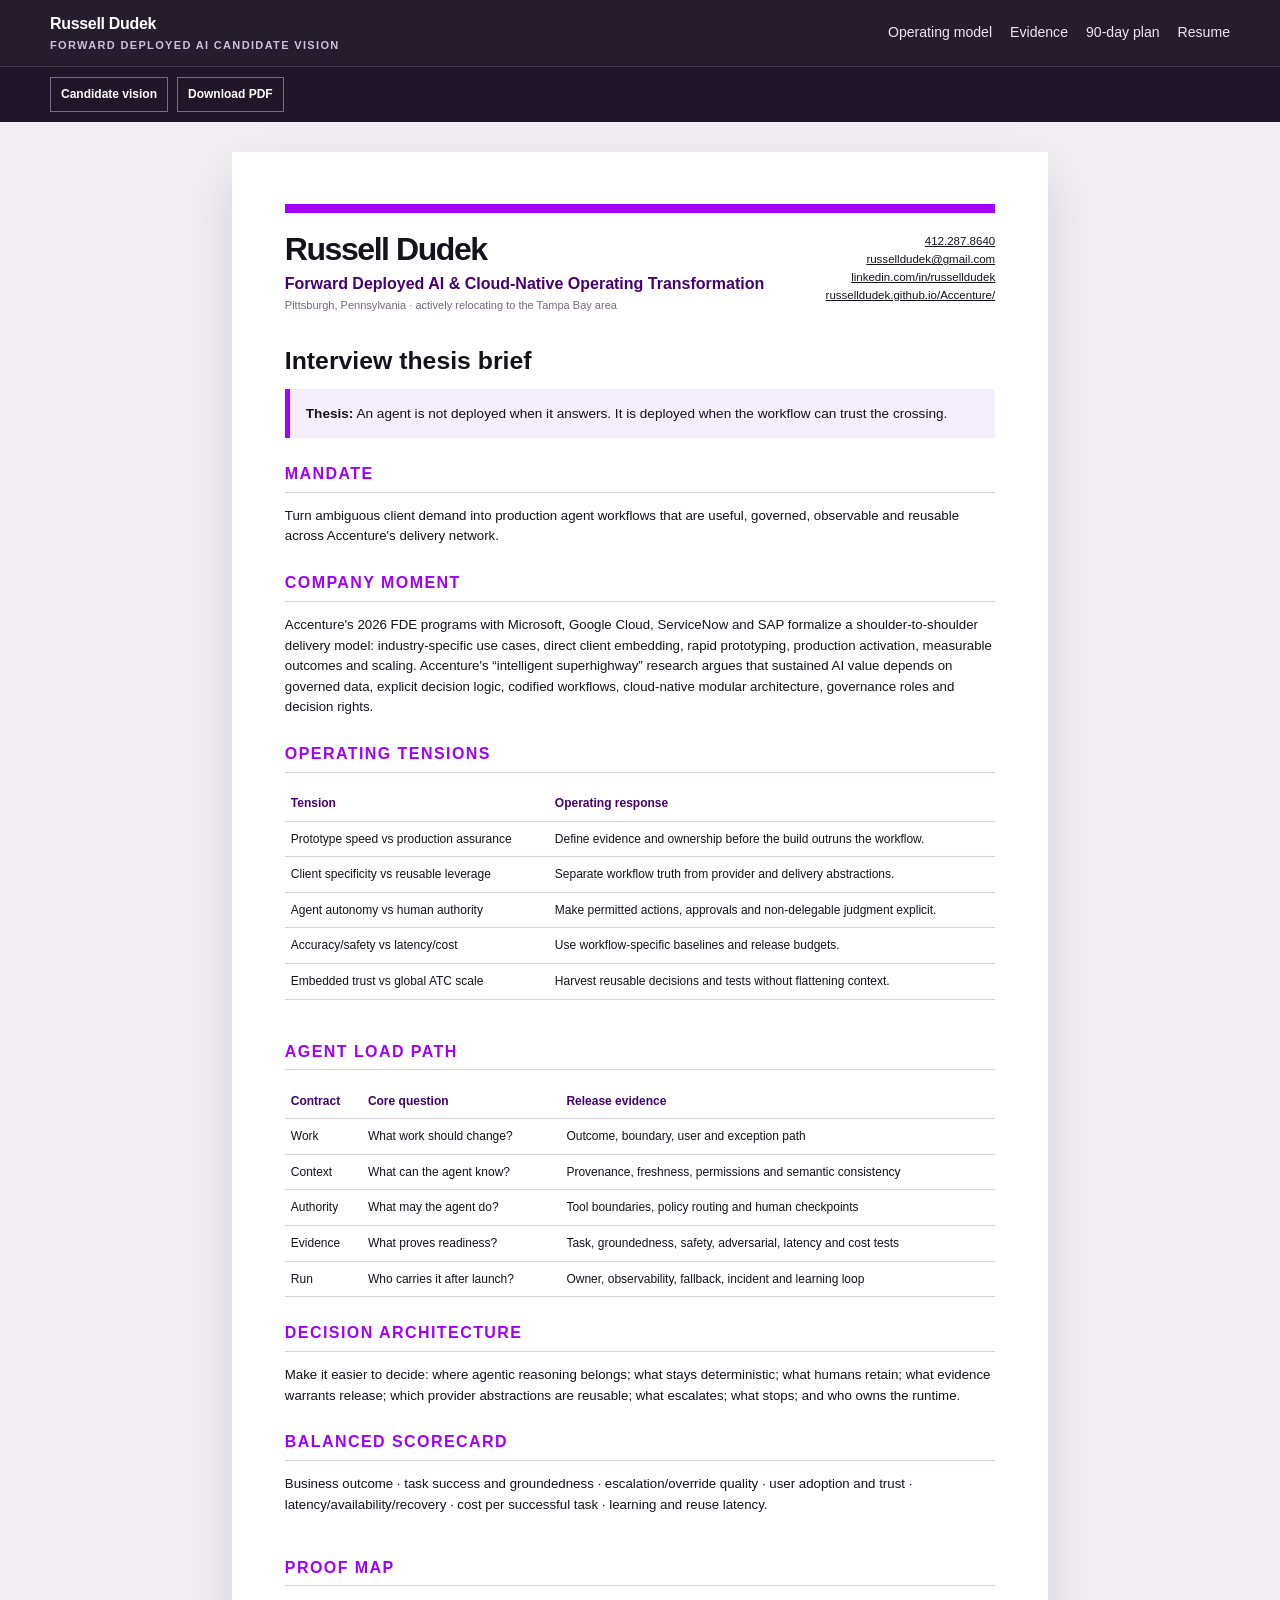
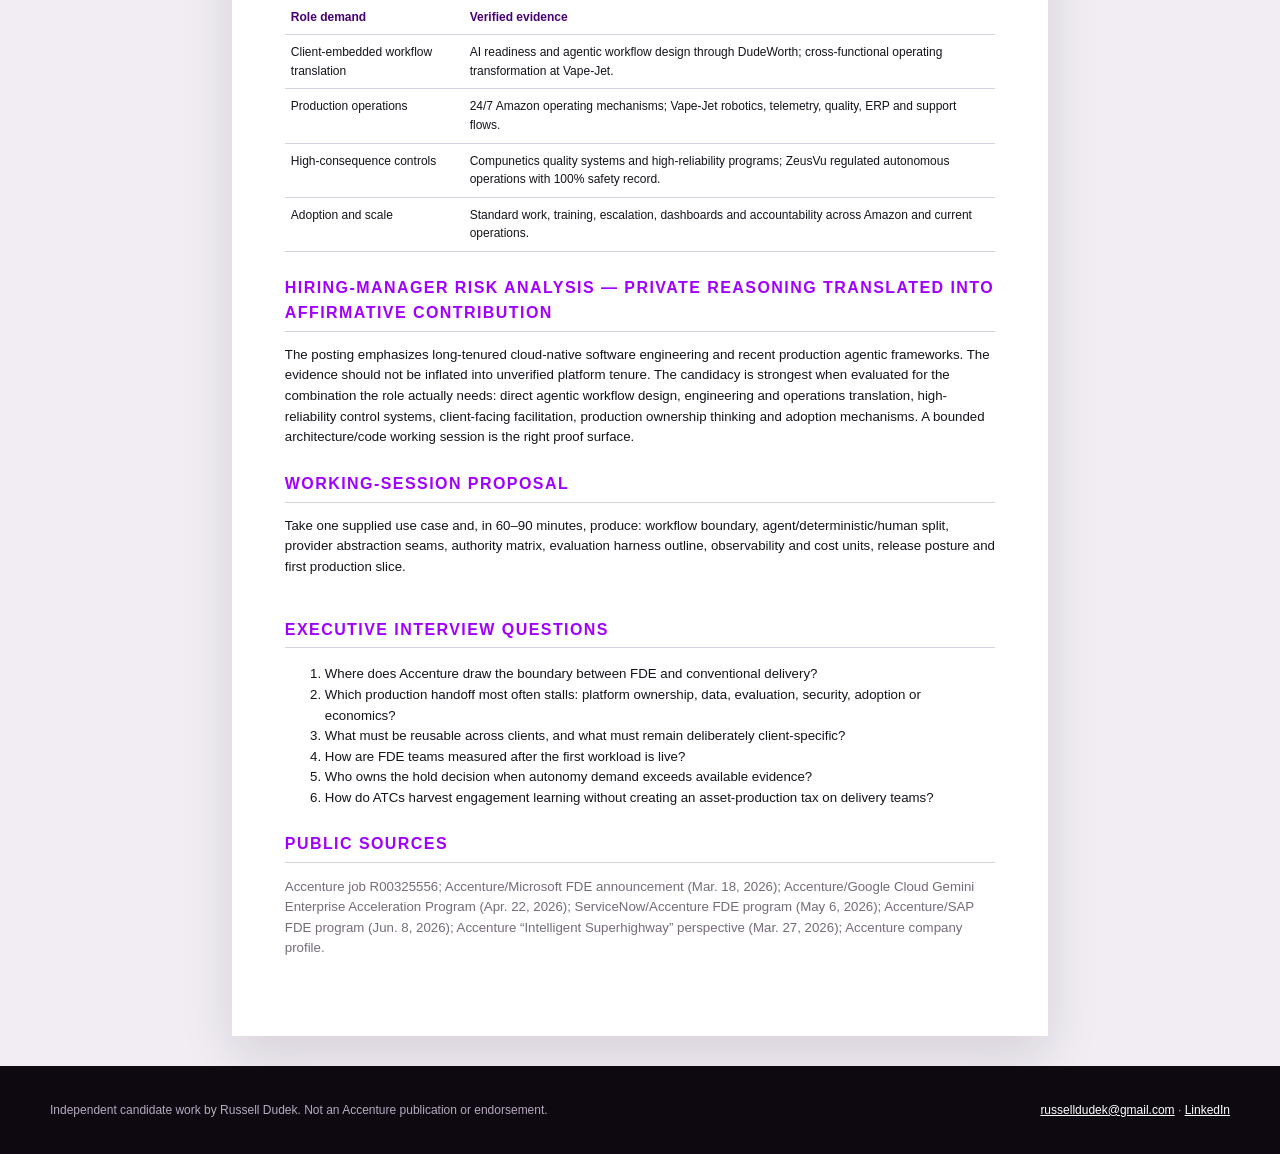
<file: interview-brief.html>
<!doctype html><html lang="en"><head><meta charset="utf-8"><meta name="viewport" content="width=device-width,initial-scale=1"><title>Russell Dudek | Accenture Interview Thesis Brief</title><link rel="stylesheet" href="styles.css"></head><body class="document-body"><header class="site-header"><div class="shell nav"><div class="candidate-id">Russell Dudek<small>Forward Deployed AI candidate vision</small></div><button class="menu-button" aria-expanded="false" aria-controls="nav-links">Menu</button><nav id="nav-links" class="nav-links"><a href="index.html#model">Operating model</a><a href="index.html#evidence">Evidence</a><a href="90-day-plan.html">90-day plan</a><a href="resume.html">Resume</a></nav></div></header><div class="doc-actions"><div class="shell"><a href="index.html">Candidate vision</a><a href="docs/Russell-Dudek-Accenture-Interview-Brief.pdf" download="Russell-Dudek-Accenture-Interview-Brief.pdf">Download PDF</a></div></div><main class="doc-sheet"><div class="doc-header"><div><h1>Russell Dudek</h1><div class="identity">Forward Deployed AI & Cloud-Native Operating Transformation</div><div class="source-note">Pittsburgh, Pennsylvania · actively relocating to the Tampa Bay area</div></div><div class="contact"><a href="tel:+14122878640">412.287.8640</a><a href="mailto:russelldudek@gmail.com">russelldudek@gmail.com</a><a href="https://www.linkedin.com/in/russelldudek">linkedin.com/in/russelldudek</a><a href="https://russelldudek.github.io/Accenture/">russelldudek.github.io/Accenture/</a></div></div><div class="doc-title">Interview thesis brief</div><div class="doc-callout"><b>Thesis:</b> An agent is not deployed when it answers. It is deployed when the workflow can trust the crossing.</div><div class="doc-section"><h2>Mandate</h2><p>Turn ambiguous client demand into production agent workflows that are useful, governed, observable and reusable across Accenture's delivery network.</p></div><div class="doc-section"><h2>Company moment</h2><p>Accenture's 2026 FDE programs with Microsoft, Google Cloud, ServiceNow and SAP formalize a shoulder-to-shoulder delivery model: industry-specific use cases, direct client embedding, rapid prototyping, production activation, measurable outcomes and scaling. Accenture's “intelligent superhighway” research argues that sustained AI value depends on governed data, explicit decision logic, codified workflows, cloud-native modular architecture, governance roles and decision rights.</p></div><div class="doc-section"><h2>Operating tensions</h2><table class="doc-table"><tr><th>Tension</th><th>Operating response</th></tr><tr><td>Prototype speed vs production assurance</td><td>Define evidence and ownership before the build outruns the workflow.</td></tr><tr><td>Client specificity vs reusable leverage</td><td>Separate workflow truth from provider and delivery abstractions.</td></tr><tr><td>Agent autonomy vs human authority</td><td>Make permitted actions, approvals and non-delegable judgment explicit.</td></tr><tr><td>Accuracy/safety vs latency/cost</td><td>Use workflow-specific baselines and release budgets.</td></tr><tr><td>Embedded trust vs global ATC scale</td><td>Harvest reusable decisions and tests without flattening context.</td></tr></table></div><div class="page-break"></div><div class="doc-section"><h2>Agent Load Path</h2><table class="doc-table"><tr><th>Contract</th><th>Core question</th><th>Release evidence</th></tr><tr><td>Work</td><td>What work should change?</td><td>Outcome, boundary, user and exception path</td></tr><tr><td>Context</td><td>What can the agent know?</td><td>Provenance, freshness, permissions and semantic consistency</td></tr><tr><td>Authority</td><td>What may the agent do?</td><td>Tool boundaries, policy routing and human checkpoints</td></tr><tr><td>Evidence</td><td>What proves readiness?</td><td>Task, groundedness, safety, adversarial, latency and cost tests</td></tr><tr><td>Run</td><td>Who carries it after launch?</td><td>Owner, observability, fallback, incident and learning loop</td></tr></table></div><div class="doc-section"><h2>Decision architecture</h2><p>Make it easier to decide: where agentic reasoning belongs; what stays deterministic; what humans retain; what evidence warrants release; which provider abstractions are reusable; what escalates; what stops; and who owns the runtime.</p></div><div class="doc-section"><h2>Balanced scorecard</h2><p>Business outcome · task success and groundedness · escalation/override quality · user adoption and trust · latency/availability/recovery · cost per successful task · learning and reuse latency.</p></div><div class="page-break"></div><div class="doc-section"><h2>Proof map</h2><table class="doc-table"><tr><th>Role demand</th><th>Verified evidence</th></tr><tr><td>Client-embedded workflow translation</td><td>AI readiness and agentic workflow design through DudeWorth; cross-functional operating transformation at Vape-Jet.</td></tr><tr><td>Production operations</td><td>24/7 Amazon operating mechanisms; Vape-Jet robotics, telemetry, quality, ERP and support flows.</td></tr><tr><td>High-consequence controls</td><td>Compunetics quality systems and high-reliability programs; ZeusVu regulated autonomous operations with 100% safety record.</td></tr><tr><td>Adoption and scale</td><td>Standard work, training, escalation, dashboards and accountability across Amazon and current operations.</td></tr></table></div><div class="doc-section"><h2>Hiring-manager risk analysis — private reasoning translated into affirmative contribution</h2><p>The posting emphasizes long-tenured cloud-native software engineering and recent production agentic frameworks. The evidence should not be inflated into unverified platform tenure. The candidacy is strongest when evaluated for the combination the role actually needs: direct agentic workflow design, engineering and operations translation, high-reliability control systems, client-facing facilitation, production ownership thinking and adoption mechanisms. A bounded architecture/code working session is the right proof surface.</p></div><div class="doc-section"><h2>Working-session proposal</h2><p>Take one supplied use case and, in 60–90 minutes, produce: workflow boundary, agent/deterministic/human split, provider abstraction seams, authority matrix, evaluation harness outline, observability and cost units, release posture and first production slice.</p></div><div class="page-break"></div><div class="doc-section"><h2>Executive interview questions</h2><ol><li>Where does Accenture draw the boundary between FDE and conventional delivery?</li><li>Which production handoff most often stalls: platform ownership, data, evaluation, security, adoption or economics?</li><li>What must be reusable across clients, and what must remain deliberately client-specific?</li><li>How are FDE teams measured after the first workload is live?</li><li>Who owns the hold decision when autonomy demand exceeds available evidence?</li><li>How do ATCs harvest engagement learning without creating an asset-production tax on delivery teams?</li></ol></div><div class="doc-section"><h2>Public sources</h2><p class="source-note">Accenture job R00325556; Accenture/Microsoft FDE announcement (Mar. 18, 2026); Accenture/Google Cloud Gemini Enterprise Acceleration Program (Apr. 22, 2026); ServiceNow/Accenture FDE program (May 6, 2026); Accenture/SAP FDE program (Jun. 8, 2026); Accenture “Intelligent Superhighway” perspective (Mar. 27, 2026); Accenture company profile.</p></div></main><footer class="footer"><div class="shell footer-grid"><span>Independent candidate work by Russell Dudek. Not an Accenture publication or endorsement.</span><span><a href="mailto:russelldudek@gmail.com">russelldudek@gmail.com</a> · <a href="https://www.linkedin.com/in/russelldudek">LinkedIn</a></span></div></footer><script src="app.js"></script></body></html>
</file>
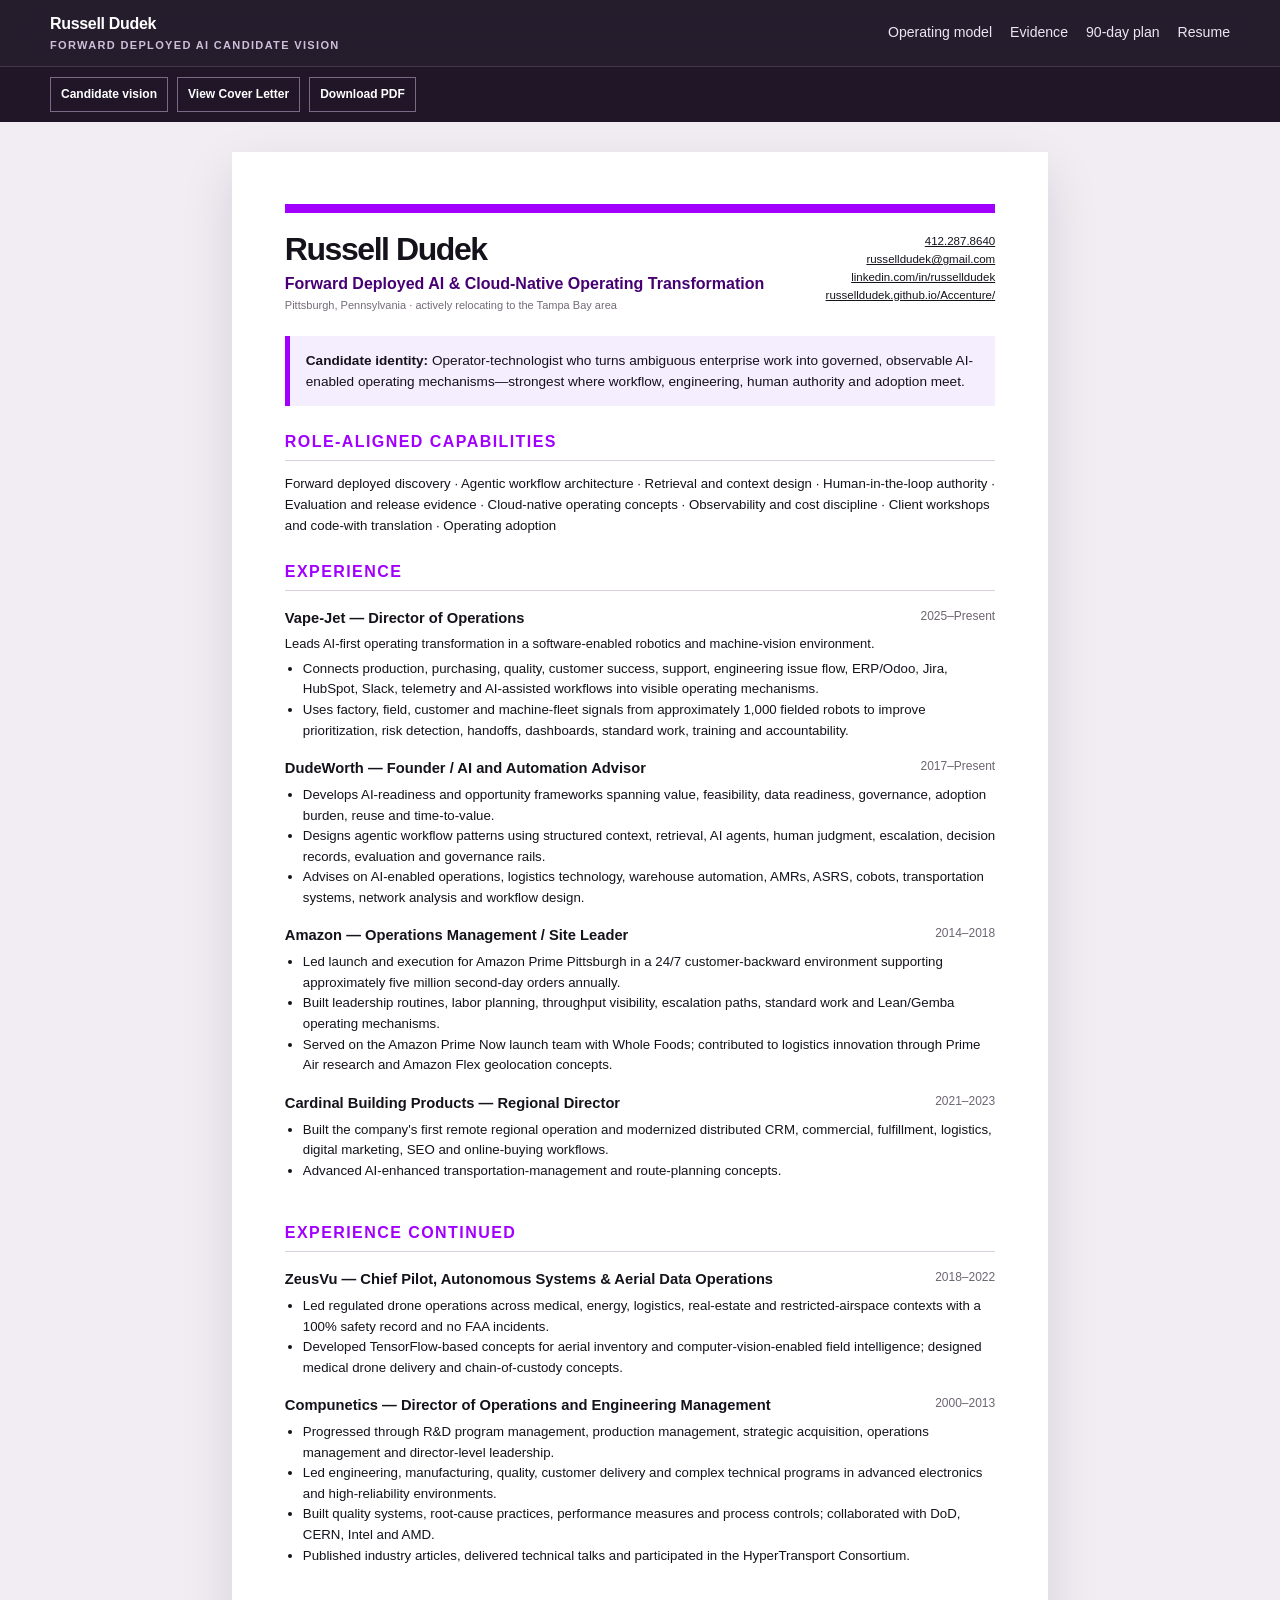
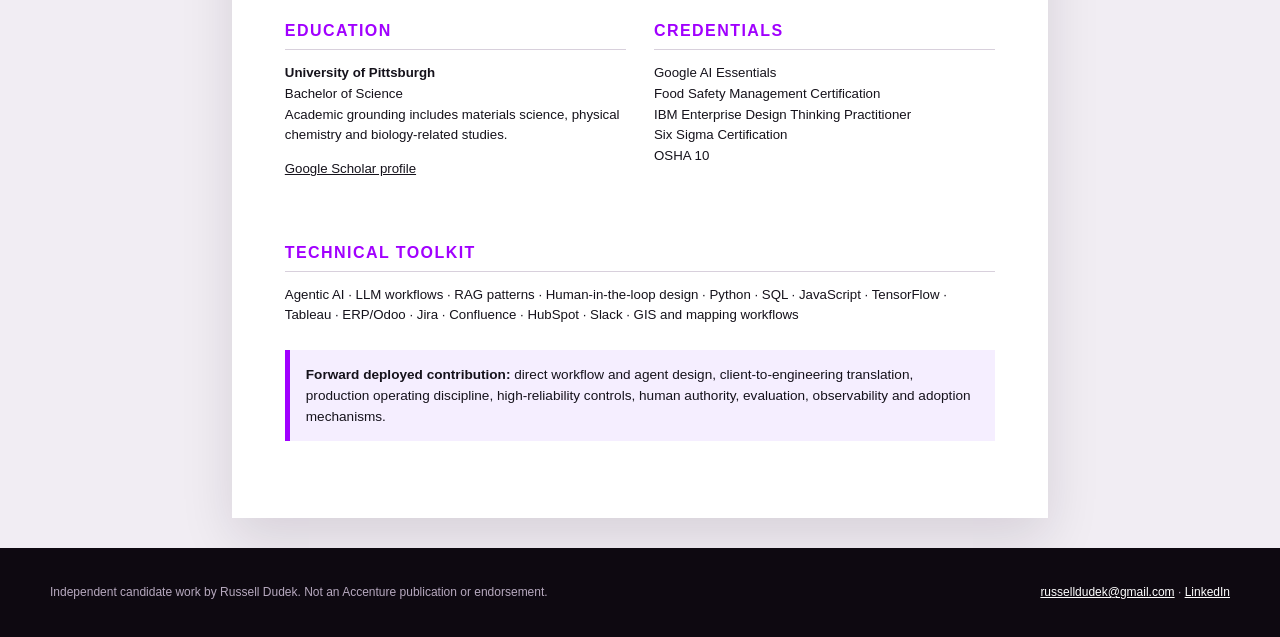
<file: resume.html>
<!doctype html><html lang="en"><head><meta charset="utf-8"><meta name="viewport" content="width=device-width,initial-scale=1"><title>Russell Dudek | Accenture Role-Aligned Resume</title><link rel="stylesheet" href="styles.css"></head><body class="document-body resume-document"><header class="site-header"><div class="shell nav"><div class="candidate-id">Russell Dudek<small>Forward Deployed AI candidate vision</small></div><button class="menu-button" aria-expanded="false" aria-controls="nav-links">Menu</button><nav id="nav-links" class="nav-links"><a href="index.html#model">Operating model</a><a href="index.html#evidence">Evidence</a><a href="90-day-plan.html">90-day plan</a><a href="resume.html">Resume</a></nav></div></header><div class="doc-actions"><div class="shell"><a href="index.html">Candidate vision</a><a href="cover-letter.html">View Cover Letter</a><a href="docs/Russell-Dudek-Accenture-Resume.pdf" download="Russell-Dudek-Accenture-Resume.pdf">Download PDF</a></div></div><main class="doc-sheet"><div class="doc-header"><div><h1>Russell Dudek</h1><div class="identity">Forward Deployed AI & Cloud-Native Operating Transformation</div><div class="source-note">Pittsburgh, Pennsylvania · actively relocating to the Tampa Bay area</div></div><div class="contact"><a href="tel:+14122878640">412.287.8640</a><a href="mailto:russelldudek@gmail.com">russelldudek@gmail.com</a><a href="https://www.linkedin.com/in/russelldudek">linkedin.com/in/russelldudek</a><a href="https://russelldudek.github.io/Accenture/">russelldudek.github.io/Accenture/</a></div></div>
<div class="doc-callout"><b>Candidate identity:</b> Operator-technologist who turns ambiguous enterprise work into governed, observable AI-enabled operating mechanisms—strongest where workflow, engineering, human authority and adoption meet.</div>
<div class="doc-section"><h2>Role-aligned capabilities</h2><p>Forward deployed discovery · Agentic workflow architecture · Retrieval and context design · Human-in-the-loop authority · Evaluation and release evidence · Cloud-native operating concepts · Observability and cost discipline · Client workshops and code-with translation · Operating adoption</p></div>
<div class="doc-section"><h2>Experience</h2><div class="experience"><div class="experience-head"><b>Vape-Jet — Director of Operations</b><span>2025–Present</span></div><p>Leads AI-first operating transformation in a software-enabled robotics and machine-vision environment.</p><ul><li>Connects production, purchasing, quality, customer success, support, engineering issue flow, ERP/Odoo, Jira, HubSpot, Slack, telemetry and AI-assisted workflows into visible operating mechanisms.</li><li>Uses factory, field, customer and machine-fleet signals from approximately 1,000 fielded robots to improve prioritization, risk detection, handoffs, dashboards, standard work, training and accountability.</li></ul></div><div class="experience"><div class="experience-head"><b>DudeWorth — Founder / AI and Automation Advisor</b><span>2017–Present</span></div><ul><li>Develops AI-readiness and opportunity frameworks spanning value, feasibility, data readiness, governance, adoption burden, reuse and time-to-value.</li><li>Designs agentic workflow patterns using structured context, retrieval, AI agents, human judgment, escalation, decision records, evaluation and governance rails.</li><li>Advises on AI-enabled operations, logistics technology, warehouse automation, AMRs, ASRS, cobots, transportation systems, network analysis and workflow design.</li></ul></div><div class="experience"><div class="experience-head"><b>Amazon — Operations Management / Site Leader</b><span>2014–2018</span></div><ul><li>Led launch and execution for Amazon Prime Pittsburgh in a 24/7 customer-backward environment supporting approximately five million second-day orders annually.</li><li>Built leadership routines, labor planning, throughput visibility, escalation paths, standard work and Lean/Gemba operating mechanisms.</li><li>Served on the Amazon Prime Now launch team with Whole Foods; contributed to logistics innovation through Prime Air research and Amazon Flex geolocation concepts.</li></ul></div><div class="experience"><div class="experience-head"><b>Cardinal Building Products — Regional Director</b><span>2021–2023</span></div><ul><li>Built the company's first remote regional operation and modernized distributed CRM, commercial, fulfillment, logistics, digital marketing, SEO and online-buying workflows.</li><li>Advanced AI-enhanced transportation-management and route-planning concepts.</li></ul></div></div></div>
<div class="page-break"></div>
<div class="doc-section"><h2>Experience continued</h2><div class="experience"><div class="experience-head"><b>ZeusVu — Chief Pilot, Autonomous Systems &amp; Aerial Data Operations</b><span>2018–2022</span></div><ul><li>Led regulated drone operations across medical, energy, logistics, real-estate and restricted-airspace contexts with a 100% safety record and no FAA incidents.</li><li>Developed TensorFlow-based concepts for aerial inventory and computer-vision-enabled field intelligence; designed medical drone delivery and chain-of-custody concepts.</li></ul></div><div class="experience"><div class="experience-head"><b>Compunetics — Director of Operations and Engineering Management</b><span>2000–2013</span></div><ul><li>Progressed through R&amp;D program management, production management, strategic acquisition, operations management and director-level leadership.</li><li>Led engineering, manufacturing, quality, customer delivery and complex technical programs in advanced electronics and high-reliability environments.</li><li>Built quality systems, root-cause practices, performance measures and process controls; collaborated with DoD, CERN, Intel and AMD.</li><li>Published industry articles, delivered technical talks and participated in the HyperTransport Consortium.</li></ul></div>
<div class="doc-grid"><div class="doc-section"><h2>Education</h2><p><b>University of Pittsburgh</b><br>Bachelor of Science<br>Academic grounding includes materials science, physical chemistry and biology-related studies.</p><p><a href="https://scholar.google.com/citations?user=yHQSVd8AAAAJ&amp;hl=en">Google Scholar profile</a></p></div><div class="doc-section"><h2>Credentials</h2><p>Google AI Essentials<br>Food Safety Management Certification<br>IBM Enterprise Design Thinking Practitioner<br>Six Sigma Certification<br>OSHA 10</p></div></div><div class="doc-section"><h2>Technical toolkit</h2><p>Agentic AI · LLM workflows · RAG patterns · Human-in-the-loop design · Python · SQL · JavaScript · TensorFlow · Tableau · ERP/Odoo · Jira · Confluence · HubSpot · Slack · GIS and mapping workflows</p></div><div class="doc-callout"><b>Forward deployed contribution:</b> direct workflow and agent design, client-to-engineering translation, production operating discipline, high-reliability controls, human authority, evaluation, observability and adoption mechanisms.</div></main><footer class="footer"><div class="shell footer-grid"><span>Independent candidate work by Russell Dudek. Not an Accenture publication or endorsement.</span><span><a href="mailto:russelldudek@gmail.com">russelldudek@gmail.com</a> · <a href="https://www.linkedin.com/in/russelldudek">LinkedIn</a></span></div></footer><script src="app.js"></script></body></html>
</file>
<file: styles.css>
@import url('brand-tokens.css');
*{box-sizing:border-box}html{scroll-behavior:smooth}body{margin:0;color:var(--ink);background:#fff;font-family:"Segoe UI",Aptos,"Helvetica Neue",sans-serif;line-height:1.55}a{color:inherit}img{max-width:100%}.shell{width:min(1180px,calc(100% - 40px));margin:auto}.site-header{position:sticky;top:0;z-index:40;background:rgba(20,10,28,.92);backdrop-filter:blur(16px);border-bottom:1px solid rgba(255,255,255,.12)}.nav{min-height:66px;display:flex;align-items:center;justify-content:space-between;gap:24px;color:white}.candidate-id{font-weight:780;letter-spacing:-.02em}.candidate-id small{display:block;color:#cdbfda;font-size:.69rem;text-transform:uppercase;letter-spacing:.12em;font-weight:600}.nav-links{display:flex;gap:18px;align-items:center}.nav-links a{text-decoration:none;font-size:.88rem;color:#eee5f4}.nav-links a:hover,.nav-links a:focus{color:white}.menu-button{display:none;background:none;border:1px solid #8d7c9c;color:white;padding:.45rem .65rem;border-radius:0;font:inherit}.hero{min-height:830px;color:white;background:radial-gradient(circle at 82% 22%,rgba(161,0,255,.32),transparent 28%),linear-gradient(124deg,#13091d 0%,#25003a 58%,#460073 100%);overflow:hidden;position:relative;padding:58px 0 78px}.hero:after{content:">";position:absolute;right:-.04em;bottom:-.35em;font-size:min(50vw,620px);font-weight:900;color:rgba(255,255,255,.028);line-height:1;pointer-events:none}.employer-lockup{display:inline-flex;align-items:center;gap:14px;background:#fff;padding:13px 17px 12px;border-left:6px solid var(--acn-purple);box-shadow:0 14px 50px rgba(0,0,0,.28)}.employer-lockup img{width:170px;height:auto}.employer-lockup span{color:#3e3544;border-left:1px solid #ddd;padding-left:14px;font-size:.72rem;line-height:1.35;text-transform:uppercase;letter-spacing:.08em}.hero-grid{display:grid;grid-template-columns:minmax(0,.92fr) minmax(530px,1.08fr);gap:52px;align-items:center;margin-top:48px}.eyebrow{font-size:.75rem;text-transform:uppercase;letter-spacing:.16em;color:#d6a1f8;font-weight:800}.hero h1{font-size:clamp(3rem,5.4vw,5.7rem);line-height:.93;letter-spacing:-.065em;margin:.35rem 0 1.15rem;max-width:780px}.hero h1 em{font-style:normal;color:#d891ff}.hero-lede{font-size:1.14rem;max-width:650px;color:#efe8f3}.thesis{margin-top:24px;border-left:4px solid var(--acn-purple);padding:12px 0 12px 18px;font-weight:740;font-size:1.14rem;max-width:620px}.subtle{color:#cbbfd1;font-size:.84rem}.hero-actions{display:flex;gap:12px;flex-wrap:wrap;margin-top:30px}.button{display:inline-flex;align-items:center;justify-content:center;padding:.78rem 1rem;text-decoration:none;border:1px solid currentColor;font-weight:750;font-size:.88rem;min-height:44px}.button.primary{background:var(--acn-purple);color:white;border-color:var(--acn-purple)}.button.secondary{color:white;border-color:#9d8ba9}.button.light{background:#fff;color:#1c1024;border-color:#fff}.button:hover,.button:focus{transform:translateY(-1px)}
.bridge-console{position:relative;background:#0c0711;border:1px solid rgba(255,255,255,.19);padding:24px;box-shadow:0 30px 80px rgba(0,0,0,.35);min-height:540px}.console-top{display:flex;justify-content:space-between;gap:15px;align-items:flex-start}.console-title{font-weight:800}.baseline{font-size:.69rem;text-transform:uppercase;letter-spacing:.09em;color:#c6b4d1;border:1px solid #5d4c68;padding:6px 8px}.scenario-controls{display:grid;grid-template-columns:repeat(3,1fr);gap:7px;margin:18px 0}.scenario-button{background:#1b1022;color:#d8cadf;border:1px solid #55455f;padding:9px 7px;font:inherit;font-size:.71rem;font-weight:700;cursor:pointer}.scenario-button[aria-pressed="true"]{background:var(--acn-purple);border-color:var(--acn-purple);color:white}.bridge-stage{position:relative;height:210px;margin:15px 0 18px;overflow:hidden;background:linear-gradient(180deg,#15101b 0 43%,#060408 43%);border:1px solid #382b40}.bridge-stage:before{content:"CLIENT WORKFLOW";position:absolute;left:13px;top:12px;font-size:.6rem;letter-spacing:.13em;color:#9889a1}.bridge-stage:after{content:"PRODUCTION OPERATION";position:absolute;right:13px;top:12px;font-size:.6rem;letter-spacing:.13em;color:#9889a1}.deck{position:absolute;left:8%;right:8%;top:70px;height:9px;background:#c6b6cf;box-shadow:0 0 18px rgba(216,156,255,.22)}.deck:before,.deck:after{content:"";position:absolute;top:-18px;width:34px;height:45px;border:3px solid #d6c6de}.deck:before{left:-22px}.deck:after{right:-22px}.contract-piers{position:absolute;left:12%;right:12%;top:79px;bottom:24px;display:grid;grid-template-columns:repeat(5,1fr);gap:13px}.pier{position:relative;background:linear-gradient(90deg,#2f2435,#514259 50%,#2f2435);border-top:5px solid var(--signal-ready);transition:filter .25s,opacity .25s,border-color .25s}.pier:after{content:attr(data-short);position:absolute;left:50%;transform:translateX(-50%);bottom:-21px;font-size:.56rem;letter-spacing:.05em;color:#a597ad;white-space:nowrap}.pier[data-state="watch"]{border-color:var(--signal-watch);filter:saturate(.8)}.pier[data-state="hold"]{border-color:var(--signal-hold);opacity:.62}.load-pulse{position:absolute;left:7%;top:57px;width:24px;height:24px;border-radius:50%;background:white;border:6px solid var(--acn-purple);box-shadow:0 0 25px var(--acn-purple);animation:cross 6s cubic-bezier(.45,.05,.35,1) infinite}.bridge-stage[data-posture="hold"] .load-pulse{animation-name:stall}.bridge-stage[data-posture="human"] .load-pulse{animation-name:handoff}.human-ramp{position:absolute;right:11%;top:80px;width:74px;height:2px;background:var(--signal-watch);transform:rotate(28deg);transform-origin:left;opacity:0}.bridge-stage[data-posture="human"] .human-ramp{opacity:1}.posture-panel{display:grid;grid-template-columns:150px 1fr;gap:16px;align-items:start}.posture-label{font-size:.62rem;color:#a797af;text-transform:uppercase;letter-spacing:.1em}.posture-value{font-size:1.2rem;font-weight:850;color:white}.posture-value.ready{color:var(--signal-ready)}.posture-value.watch{color:var(--signal-watch)}.posture-value.hold{color:var(--signal-hold)}.contract-readout{margin-top:10px;border-top:1px solid #392d41;padding-top:12px;color:#d2c6d7;font-size:.77rem;min-height:74px}.reset{margin-top:12px;background:none;color:#bfaec8;border:0;text-decoration:underline;cursor:pointer;font:inherit;font-size:.7rem}.legend{display:flex;gap:15px;margin-top:12px;color:#9e90a6;font-size:.63rem}.legend i{display:inline-block;width:8px;height:8px;margin-right:5px}.legend .r{background:var(--signal-ready)}.legend .w{background:var(--signal-watch)}.legend .h{background:var(--signal-hold)}@keyframes cross{0%,12%{transform:translateX(0)}82%,100%{transform:translateX(435px)}}@keyframes stall{0%,15%{transform:translateX(0)}58%,100%{transform:translateX(235px)}}@keyframes handoff{0%,15%{transform:translateX(0)}65%,100%{transform:translate(350px,45px)}}
.section{padding:95px 0}.section.tint{background:var(--acn-mist)}.section.dark{background:#17101c;color:white}.section-kicker{text-transform:uppercase;letter-spacing:.14em;font-size:.73rem;font-weight:850;color:var(--acn-purple)}.section.dark .section-kicker{color:#d995ff}.section h2{font-size:clamp(2.25rem,4.4vw,4.6rem);line-height:1;letter-spacing:-.052em;margin:.35rem 0 1rem;max-width:920px}.section-intro{font-size:1.08rem;max-width:780px;color:var(--muted)}.section.dark .section-intro{color:#cdbfd3}.pressure-line{display:grid;grid-template-columns:1.05fr 1.95fr;border-top:1px solid #d8d0dc;margin-top:36px}.pressure-line>div{padding:28px 0}.pressure-line .label{font-weight:850;font-size:1.04rem}.pressure-line .detail{display:grid;grid-template-columns:1fr 1fr;gap:28px}.pressure-line strong{display:block;color:var(--acn-violet);margin-bottom:6px}.mandate{display:grid;grid-template-columns:.85fr 1.15fr;gap:70px;align-items:start}.mandate-statement{font-size:clamp(1.7rem,3vw,3.1rem);line-height:1.08;font-weight:820;letter-spacing:-.04em}.tension-stack{border-top:5px solid var(--acn-purple)}.tension{display:grid;grid-template-columns:44px 1fr auto;gap:15px;align-items:center;border-bottom:1px solid #d9d0dd;padding:18px 0}.tension .n{font-size:.68rem;color:#8d8092}.tension .pair{font-weight:760}.tension .bridge-word{font-size:.68rem;text-transform:uppercase;letter-spacing:.09em;color:var(--acn-purple);font-weight:800}.contracts{margin-top:48px}.contract-row{display:grid;grid-template-columns:55px 1.05fr 1.45fr .9fr;gap:20px;padding:25px 0;border-top:1px solid #d9d0dd;align-items:start}.contract-row:last-child{border-bottom:1px solid #d9d0dd}.contract-row .num{font-size:1.45rem;color:var(--acn-purple);font-weight:900}.contract-row h3{margin:0;font-size:1.18rem}.contract-row p{margin:0;color:var(--muted);font-size:.9rem}.contract-row .decision{font-size:.78rem;font-weight:780;color:#4b3b53}.scorecard{display:grid;grid-template-columns:repeat(7,1fr);gap:1px;background:#5a4b62;border:1px solid #5a4b62;margin-top:40px}.metric{background:#211628;padding:18px 12px;min-height:160px}.metric b{font-size:.72rem;color:#dba3ff;text-transform:uppercase;letter-spacing:.07em}.metric span{display:block;margin-top:18px;font-size:.82rem;color:#e8deec}.proof-map{display:grid;grid-template-columns:1fr 1.4fr;gap:60px;align-items:start;margin-top:50px}.proof-rail{position:relative;border-left:3px solid var(--acn-purple);padding-left:28px}.proof-item{margin:0 0 30px}.proof-item h3{margin:0 0 5px}.proof-item p{margin:0;color:var(--muted)}.evidence-table{border-top:5px solid #1c1222}.evidence-row{display:grid;grid-template-columns:.8fr 1.2fr;gap:24px;padding:19px 0;border-bottom:1px solid #d9d0dd}.evidence-row b{color:var(--acn-violet)}.evidence-row span{font-size:.89rem;color:var(--muted)}.timeline{display:grid;grid-template-columns:repeat(3,1fr);gap:0;margin-top:42px;border-top:8px solid var(--acn-purple)}.phase{padding:28px;border-right:1px solid #dacfe0;background:white}.phase:last-child{border-right:0}.phase .days{font-weight:900;color:var(--acn-purple);font-size:.78rem;letter-spacing:.08em}.phase h3{font-size:1.4rem;margin:.4rem 0}.phase ul{padding-left:18px;color:var(--muted)}.affirmative-case{background:linear-gradient(120deg,#201127,#3f075e);color:white;padding:44px;display:grid;grid-template-columns:.85fr 1.15fr;gap:50px;margin-top:40px}.affirmative-case h3{font-size:2.2rem;line-height:1.05;margin:0}.affirmative-case p{color:#ded2e3}.question-list{counter-reset:q;margin-top:38px}.question{display:grid;grid-template-columns:55px 1fr;gap:18px;border-top:1px solid #d9d0dd;padding:22px 0}.question:before{counter-increment:q;content:counter(q,decimal-leading-zero);color:var(--acn-purple);font-weight:900}.question b{display:block;font-size:1.02rem}.question span{color:var(--muted);font-size:.88rem}.cta-band{background:var(--acn-purple);color:white;padding:65px 0}.cta-grid{display:grid;grid-template-columns:1.3fr .7fr;gap:50px;align-items:center}.cta-grid h2{margin:0;font-size:clamp(2.2rem,4vw,4rem)}.cta-links{display:flex;flex-direction:column;gap:10px}.cta-links a{background:white;color:#1e1025;text-decoration:none;padding:14px 17px;font-weight:780}.footer{background:#0e0911;color:#b7a9bf;padding:35px 0;font-size:.75rem}.footer-grid{display:flex;justify-content:space-between;gap:30px;flex-wrap:wrap}.footer a{color:white}
/* Document routes */.document-body{background:#f1edf3}.doc-actions{position:sticky;top:66px;z-index:20;background:#211628;color:white;padding:10px 0}.doc-actions .shell{display:flex;gap:9px;flex-wrap:wrap}.doc-actions a{color:white;border:1px solid #796985;text-decoration:none;padding:7px 10px;font-size:.75rem;font-weight:750}.doc-sheet{width:min(8.5in,calc(100% - 28px));margin:30px auto;background:white;box-shadow:0 20px 50px rgba(24,10,31,.12);padding:.55in;min-height:11in}.doc-header{display:grid;grid-template-columns:1fr auto;gap:25px;border-top:9px solid var(--acn-purple);padding-top:20px;margin-bottom:22px}.doc-header h1{font-size:2rem;line-height:1;margin:0;letter-spacing:-.045em}.doc-header .identity{color:var(--acn-violet);font-weight:760;margin-top:7px}.doc-header .contact{text-align:right;font-size:.72rem;line-height:1.55}.doc-header .contact a{display:block}.doc-title{font-size:1.55rem;font-weight:850;margin:28px 0 8px}.doc-section{margin:24px 0}.doc-section h2{font-size:1rem;text-transform:uppercase;letter-spacing:.09em;color:var(--acn-purple);border-bottom:1px solid #d8d0dc;padding-bottom:5px}.doc-section h3{font-size:.96rem;margin-bottom:4px}.doc-section p,.doc-section li{font-size:.83rem}.doc-grid{display:grid;grid-template-columns:1fr 1fr;gap:28px}.experience{margin:16px 0}.experience-head{display:flex;justify-content:space-between;gap:15px}.experience-head b{font-size:.92rem}.experience-head span{font-size:.75rem;color:#6e6571}.experience p{margin:4px 0;font-size:.81rem}.experience ul{margin:5px 0;padding-left:18px}.doc-callout{border-left:5px solid var(--acn-purple);background:var(--acn-mist);padding:14px 16px;font-size:.85rem}.doc-table{width:100%;border-collapse:collapse;font-size:.75rem}.doc-table th,.doc-table td{border-bottom:1px solid #d9d0dd;text-align:left;vertical-align:top;padding:8px 6px}.doc-table th{color:var(--acn-violet)}.page-break{break-before:page;margin-top:40px}.signature{font-size:1.1rem;font-weight:800;margin-top:20px}.source-note{font-size:.69rem;color:#756b79}.page-mark{display:none}
@media(max-width:980px){.hero-grid,.mandate,.proof-map,.affirmative-case,.cta-grid{grid-template-columns:1fr}.hero-grid{gap:30px}.bridge-console{max-width:680px}.scorecard{grid-template-columns:repeat(2,1fr)}.metric:last-child{grid-column:span 2}.pressure-line{grid-template-columns:1fr}.pressure-line .detail{padding-top:0}.contract-row{grid-template-columns:45px 1fr}.contract-row p,.contract-row .decision{grid-column:2}.timeline{grid-template-columns:1fr}.phase{border-right:0;border-bottom:1px solid #ddd}.doc-header{grid-template-columns:1fr}.doc-header .contact{text-align:left}.doc-grid{grid-template-columns:1fr}}@media(max-width:760px){.shell{width:min(100% - 26px,1180px)}.nav-links{display:none;position:absolute;left:0;right:0;top:66px;background:#1a1020;padding:17px 20px;flex-direction:column;align-items:flex-start}.nav-links.open{display:flex}.menu-button{display:block}.hero{padding-top:40px;min-height:auto}.hero-grid{grid-template-columns:1fr}.hero h1{font-size:3.2rem}.bridge-console{padding:15px}.scenario-controls{grid-template-columns:1fr}.bridge-stage{height:255px}.contract-piers{left:9%;right:9%;gap:5px}.pier:after{transform:translateX(-50%) rotate(-65deg);transform-origin:center;bottom:-42px}.load-pulse{animation:none!important}.posture-panel{grid-template-columns:1fr}.pressure-line .detail{grid-template-columns:1fr}.contract-row{gap:10px}.scorecard{grid-template-columns:1fr}.metric:last-child{grid-column:auto}.section{padding:70px 0}.section h2{font-size:2.7rem}.document-body .site-header{position:static}.doc-actions{top:0}.doc-sheet{width:100%;margin:0;box-shadow:none;padding:24px;min-height:0}.cta-grid{gap:25px}}@page{size:Letter;margin:.48in}@media print{body{background:white}.site-header,.doc-actions,.footer{display:none!important}.doc-sheet{width:auto;min-height:0;margin:0;box-shadow:none;padding:0}.document-body{background:white}.page-break{break-before:page;margin-top:0}.no-print{display:none!important}.resume-document{font-size:10.5pt;line-height:1.42}.resume-document .doc-header{padding-top:14px;margin-bottom:16px;border-top-width:8px}.resume-document .doc-header h1{font-size:23pt}.resume-document .doc-header .identity{margin-top:3px}.resume-document .doc-header .contact{font-size:8.2pt;line-height:1.4}.resume-document .doc-callout{padding:12px 13px;font-size:9.1pt;margin:14px 0}.resume-document .doc-section{margin:14px 0}.resume-document .doc-section h2{font-size:9.5pt;margin:0 0 7px;padding-bottom:5px}.resume-document .doc-section p,.resume-document .doc-section li{font-size:8.8pt;line-height:1.38}.resume-document .experience{margin:10px 0}.resume-document .experience-head b{font-size:9.5pt}.resume-document .experience-head span{font-size:8pt}.resume-document .experience p{margin:3px 0;font-size:8.7pt}.resume-document .experience ul{margin:4px 0;padding-left:18px}.resume-document .doc-grid{gap:15px}.resume-document .source-note{font-size:8.2pt}}@media(prefers-reduced-motion:reduce){html{scroll-behavior:auto}.load-pulse{animation:none!important;left:auto;right:7%}.button{transition:none}.hero:after{display:none}}
</file>
<file: redesign.css>
/* Editorial Monolith hero redesign */
.hero-monolith{
  min-height:760px;
  padding:42px 0 34px;
  color:#fff;
  overflow:hidden;
  position:relative;
  background:
    radial-gradient(circle at 78% 44%,rgba(161,0,255,.18),transparent 30%),
    linear-gradient(135deg,#07050a 0%,#0c0711 52%,#14081d 100%);
  isolation:isolate;
}
.hero-monolith:after{display:none}
.hero-atmosphere{position:absolute;inset:0;z-index:-1;pointer-events:none;background-image:radial-gradient(rgba(255,255,255,.08) .55px,transparent .55px);background-size:6px 6px;opacity:.13;mask-image:linear-gradient(to bottom,black,transparent 88%)}
.hero-atmosphere:after{content:"";position:absolute;inset:-25%;background:conic-gradient(from 180deg at 76% 45%,transparent 0 34%,rgba(161,0,255,.08) 42%,transparent 50% 100%);filter:blur(28px)}
.hero-shell{display:flex;min-height:680px;flex-direction:column}
.hero-brandline{display:flex;align-items:center;gap:22px;padding-bottom:24px;border-bottom:1px solid rgba(255,255,255,.13)}
.hero-brandline img{width:142px;height:auto;filter:brightness(0) invert(1)}
.hero-brandcopy{display:flex;flex-direction:column;gap:2px;padding-left:22px;border-left:1px solid rgba(255,255,255,.2)}
.hero-brandcopy span{font-size:.65rem;line-height:1.3;text-transform:uppercase;letter-spacing:.18em;color:#a89eae;font-weight:700}
.hero-brandcopy strong{font-size:.76rem;line-height:1.3;letter-spacing:.02em;color:#f4eef6;font-weight:650}
.hero-composition{display:grid;grid-template-columns:minmax(0,1.03fr) minmax(430px,.97fr);align-items:center;gap:54px;flex:1;padding:54px 0 34px}
.hero-copy{position:relative;z-index:2}
.hero-monolith h1{max-width:770px;margin:0;font-size:clamp(4.45rem,7.7vw,8rem);line-height:.82;letter-spacing:-.077em;font-weight:850;text-wrap:balance}
.hero-monolith h1 span{color:#c56eff}
.hero-monolith .hero-lede{max-width:590px;margin:30px 0 0;font-size:clamp(1rem,1.35vw,1.17rem);line-height:1.65;color:#d5cdd8;font-weight:420}
.editorial-actions{gap:26px;margin-top:34px}
.editorial-link{display:inline-flex;align-items:center;gap:10px;padding:8px 0;color:#fff;text-decoration:none;border-bottom:1px solid rgba(255,255,255,.42);font-size:.82rem;font-weight:730;letter-spacing:.015em;transition:border-color .25s ease,color .25s ease}
.editorial-link svg{width:18px;height:18px;fill:none;stroke:currentColor;stroke-width:1.7;stroke-linecap:round;stroke-linejoin:round;transition:transform .25s ease}
.editorial-link:hover,.editorial-link:focus-visible{color:#d995ff;border-color:#d995ff;outline:none}
.editorial-link:hover svg,.editorial-link:focus-visible svg{transform:translateX(4px)}
.secondary-link{color:#bdb4c1;border-bottom-color:rgba(189,180,193,.35)}
.hero-crossing{position:relative;min-height:470px;display:flex;align-items:center;justify-content:center;perspective:1200px}
.crossing-sculpture{position:relative;width:min(100%,560px);aspect-ratio:1.12/1;transform:rotate(-2deg);transform-style:preserve-3d}
.crossing-plane{position:absolute;top:12%;width:21%;height:72%;opacity:1;transform:translate3d(0,0,0) rotateY(-52deg) skewY(-5deg);transform-origin:center;transform-style:preserve-3d;background:linear-gradient(105deg,rgba(255,255,255,.035),rgba(255,255,255,.12) 48%,rgba(255,255,255,.015));border:1px solid rgba(255,255,255,.18);box-shadow:inset 1px 0 rgba(255,255,255,.17),0 28px 70px rgba(0,0,0,.18)}
.crossing-plane span{position:absolute;inset:0;border-left:1px solid rgba(255,255,255,.16);background:linear-gradient(to bottom,rgba(255,255,255,.035),transparent 25% 75%,rgba(161,0,255,.05))}
.plane-one{left:4%;top:17%}.plane-two{left:22%;top:13%}.plane-three{left:40%;top:9%}.plane-four{left:58%;top:13%}.plane-five{left:76%;top:17%;border-right-color:rgba(197,110,255,.65)}
.plane-five span{box-shadow:inset -2px 0 #a100ff}
.crossing-axis{position:absolute;left:3%;right:2%;top:51%;height:1px;background:rgba(255,255,255,.13);transform:rotate(-1deg);transform-origin:left}
.crossing-signal{position:absolute;left:5%;top:calc(51% - 1px);width:88%;height:2px;transform:scaleX(1) rotate(-1deg);transform-origin:left;background:linear-gradient(90deg,rgba(255,255,255,.2),#fff 78%,#c56eff 100%);box-shadow:0 0 18px rgba(255,255,255,.28)}
.crossing-signal:after{content:"";position:absolute;right:-2px;top:-3px;width:8px;height:8px;background:#c56eff;box-shadow:0 0 20px rgba(197,110,255,.85)}
.crossing-destination{position:absolute;right:0;top:22%;width:1px;height:58%;background:linear-gradient(to bottom,transparent,#a100ff 24% 76%,transparent);opacity:.82}
.crossing-replay{position:absolute;right:6px;bottom:6px;display:inline-flex;align-items:center;gap:8px;border:0;border-bottom:1px solid rgba(255,255,255,.24);padding:8px 0;background:transparent;color:#9f95a5;font:inherit;font-size:.68rem;text-transform:uppercase;letter-spacing:.11em;font-weight:720;cursor:pointer;transition:color .2s ease,border-color .2s ease}
.crossing-replay svg{width:16px;height:16px;fill:none;stroke:currentColor;stroke-width:1.7;stroke-linecap:round;stroke-linejoin:round}
.crossing-replay:hover,.crossing-replay:focus-visible{color:#fff;border-color:#fff;outline:2px solid transparent}
.hero-footnote{display:flex;align-items:center;gap:14px;padding-top:22px;border-top:1px solid rgba(255,255,255,.13);font-size:.73rem;color:#a79dab;letter-spacing:.025em}
.hero-footnote:before{content:"";width:34px;height:1px;background:#a100ff}

.hero-crossing.is-running .crossing-plane{animation-name:monolith-settle;animation-duration:1050ms;animation-timing-function:cubic-bezier(.16,1,.3,1);animation-delay:calc(var(--i) * 105ms);animation-fill-mode:both;animation-iteration-count:1}
.hero-crossing.is-running .crossing-signal{animation-name:signal-resolve;animation-duration:920ms;animation-timing-function:cubic-bezier(.65,0,.35,1);animation-delay:820ms;animation-fill-mode:both;animation-iteration-count:1}
.hero-crossing.is-running .plane-five span{animation-name:destination-resolve;animation-duration:520ms;animation-timing-function:ease-out;animation-delay:1500ms;animation-fill-mode:both;animation-iteration-count:1}
@keyframes monolith-settle{from{opacity:0;transform:translate3d(0,42px,0) rotateY(-68deg) skewY(-9deg) scale(.965)}to{opacity:1;transform:translate3d(0,0,0) rotateY(-52deg) skewY(-5deg) scale(1)}}
@keyframes signal-resolve{from{opacity:0;transform:scaleX(0) rotate(-1deg)}to{opacity:1;transform:scaleX(1) rotate(-1deg)}}
@keyframes destination-resolve{from{box-shadow:inset 0 0 transparent}to{box-shadow:inset -2px 0 #a100ff,18px 0 60px rgba(161,0,255,.2)}}

.deployment-studio{padding:112px 0;background:#f7f5f8;border-bottom:1px solid #e1dce4}
.studio-shell{display:grid;grid-template-columns:minmax(0,.78fr) minmax(560px,1.22fr);gap:82px;align-items:start}
.studio-intro{position:sticky;top:110px}
.studio-intro h2{max-width:540px;margin:.42rem 0 1.15rem;font-size:clamp(2.6rem,4.2vw,4.7rem);line-height:.96;letter-spacing:-.058em}
.studio-intro>p{max-width:520px;color:#5f5664;font-size:1rem;line-height:1.7}
.deployment-studio .scenario-controls{display:flex;flex-direction:column;gap:0;margin:36px 0 22px;border-top:1px solid #d6cfd9}
.deployment-studio .scenario-button{display:grid;grid-template-columns:38px 1fr;align-items:center;text-align:left;width:100%;padding:17px 0;border:0;border-bottom:1px solid #d6cfd9;background:transparent;color:#5d5362;font:inherit;font-size:.86rem;font-weight:720;cursor:pointer;transition:color .2s ease,padding-left .2s ease}
.deployment-studio .scenario-button span{font-size:.63rem;color:#9a8fa0;letter-spacing:.1em}
.deployment-studio .scenario-button[aria-pressed="true"]{background:transparent;color:#190d20;padding-left:12px;box-shadow:inset 3px 0 #a100ff}
.deployment-studio .scenario-button:hover,.deployment-studio .scenario-button:focus-visible{color:#6f00aa;outline:none}
.studio-disclaimer{font-size:.72rem!important;line-height:1.55!important;color:#857b89!important}
.studio-model{background:#0d0910;color:#fff;padding:34px 38px 38px;box-shadow:0 36px 90px rgba(32,12,42,.13);transition:opacity .18s ease,transform .18s ease}
.studio-model.is-updating{animation:studio-update 360ms cubic-bezier(.2,.7,.2,1) both;animation-iteration-count:1}
@keyframes studio-update{0%{opacity:.72;transform:translateY(5px)}100%{opacity:1;transform:translateY(0)}}
.studio-model-head{display:grid;grid-template-columns:1fr .9fr;gap:34px;padding-bottom:26px;border-bottom:1px solid rgba(255,255,255,.14)}
.studio-model-head>div{display:flex;flex-direction:column;gap:8px}
.studio-label{font-size:.61rem;text-transform:uppercase;letter-spacing:.15em;color:#968a9b;font-weight:760}
.baseline{font-size:.92rem;line-height:1.45;color:#f2ecf5}
.posture-value{font-size:1rem;line-height:1.25;color:#fff;font-weight:850;letter-spacing:-.01em}
.posture-value.ready{color:#89e1c1}.posture-value.watch{color:#dfb4ff}.posture-value.hold{color:#ffb5bd}
.contract-states{margin-top:8px}
.contract-state{display:grid;grid-template-columns:38px 1fr auto;gap:18px;align-items:center;min-height:82px;border-bottom:1px solid rgba(255,255,255,.105);position:relative}
.contract-state:before{content:"";position:absolute;left:-38px;top:0;bottom:0;width:3px;background:#89e1c1;transform:scaleY(.45);transform-origin:center;transition:background .2s ease,transform .25s ease}
.contract-state[data-state="watch"]:before{background:#c56eff;transform:scaleY(.7)}
.contract-state[data-state="hold"]:before{background:#ff7f8c;transform:scaleY(1)}
.contract-index{font-size:.64rem;color:#766c7a;letter-spacing:.09em}
.contract-state div{display:flex;flex-direction:column;gap:3px}
.contract-state strong{font-size:.98rem}.contract-state small{font-size:.72rem;color:#918795}
.state-label{font-size:.68rem;text-transform:uppercase;letter-spacing:.09em;color:#a79dac;font-weight:770;text-align:right}
.contract-state[data-state="ready"] .state-label{color:#89e1c1}.contract-state[data-state="watch"] .state-label{color:#d9a6ff}.contract-state[data-state="hold"] .state-label{color:#ff9faa}
.studio-verdict{padding-top:30px}
.contract-readout{min-height:0;margin:9px 0 0;padding:0;border:0;font-size:.95rem;line-height:1.65;color:#d7cedb}

@media(max-width:980px){
  .hero-monolith{min-height:auto;padding-bottom:28px}
  .hero-shell{min-height:0}
  .hero-composition{grid-template-columns:1fr;gap:22px;padding:48px 0 22px}
  .hero-monolith h1{max-width:900px;font-size:clamp(4.2rem,10.5vw,7.1rem)}
  .hero-crossing{min-height:360px;justify-content:flex-end}
  .crossing-sculpture{width:min(92%,560px)}
  .studio-shell{grid-template-columns:1fr;gap:50px}
  .studio-intro{position:static}
  .deployment-studio .scenario-controls{display:grid;grid-template-columns:repeat(3,1fr);border-top:1px solid #d6cfd9}
  .deployment-studio .scenario-button{grid-template-columns:1fr;gap:8px;align-content:start;padding:15px 12px;border-right:1px solid #d6cfd9}
  .deployment-studio .scenario-button:last-child{border-right:0}
  .deployment-studio .scenario-button[aria-pressed="true"]{padding-left:12px;box-shadow:inset 0 3px #a100ff}
}

@media(max-width:760px){
  .hero-monolith{padding-top:26px;background:radial-gradient(circle at 70% 55%,rgba(161,0,255,.16),transparent 34%),linear-gradient(150deg,#07050a,#13091a)}
  .hero-brandline{gap:14px;padding-bottom:18px}
  .hero-brandline img{width:112px}
  .hero-brandcopy{padding-left:14px}
  .hero-brandcopy span{font-size:.55rem}.hero-brandcopy strong{font-size:.62rem}
  .hero-composition{padding:38px 0 12px;gap:8px}
  .hero-monolith h1{font-size:clamp(3.15rem,14vw,4.2rem);line-height:.86;letter-spacing:-.071em}
  .hero-monolith .hero-lede{margin-top:24px;font-size:.94rem;line-height:1.58}
  .editorial-actions{margin-top:26px;gap:18px;flex-direction:column;align-items:flex-start}
  .hero-crossing{min-height:292px;justify-content:center;margin-top:12px}
  .crossing-sculpture{width:108%;transform:translateX(2%) rotate(-2deg)}
  .crossing-replay{right:0;bottom:0}
  .hero-footnote{margin-top:12px;padding-top:16px;font-size:.66rem}
  .deployment-studio{padding:80px 0}
  .studio-intro h2{font-size:clamp(2.7rem,13vw,4rem)}
  .deployment-studio .scenario-controls{display:flex;flex-direction:column}
  .deployment-studio .scenario-button{grid-template-columns:38px 1fr;border-right:0;padding:15px 0}
  .deployment-studio .scenario-button[aria-pressed="true"]{padding-left:12px;box-shadow:inset 3px 0 #a100ff}
  .studio-model{padding:26px 22px 28px}
  .studio-model-head{grid-template-columns:1fr;gap:20px}
  .contract-state{grid-template-columns:30px 1fr;gap:12px;padding:12px 0}
  .contract-state:before{left:-22px}
  .state-label{grid-column:2;text-align:left;margin-top:-7px}
}

@media(max-width:370px){
  .hero-brandcopy strong{max-width:145px}
  .hero-monolith h1{font-size:2.88rem}
  .hero-crossing{min-height:255px}
  .crossing-replay span{display:none}
  .studio-model{padding-left:18px;padding-right:18px}
}

@media(prefers-reduced-motion:reduce){
  .hero-crossing .crossing-plane,.hero-crossing .crossing-signal,.hero-crossing .plane-five span,.studio-model.is-updating{animation:none!important;opacity:1!important;transform:none}
  .hero-crossing .crossing-plane{transform:translate3d(0,0,0) rotateY(-52deg) skewY(-5deg) scale(1)}
  .hero-crossing .crossing-signal{transform:scaleX(1) rotate(-1deg)}
  .crossing-replay{display:none}
  .editorial-link,.editorial-link svg,.deployment-studio .scenario-button,.studio-model{transition:none}
}
</file>
